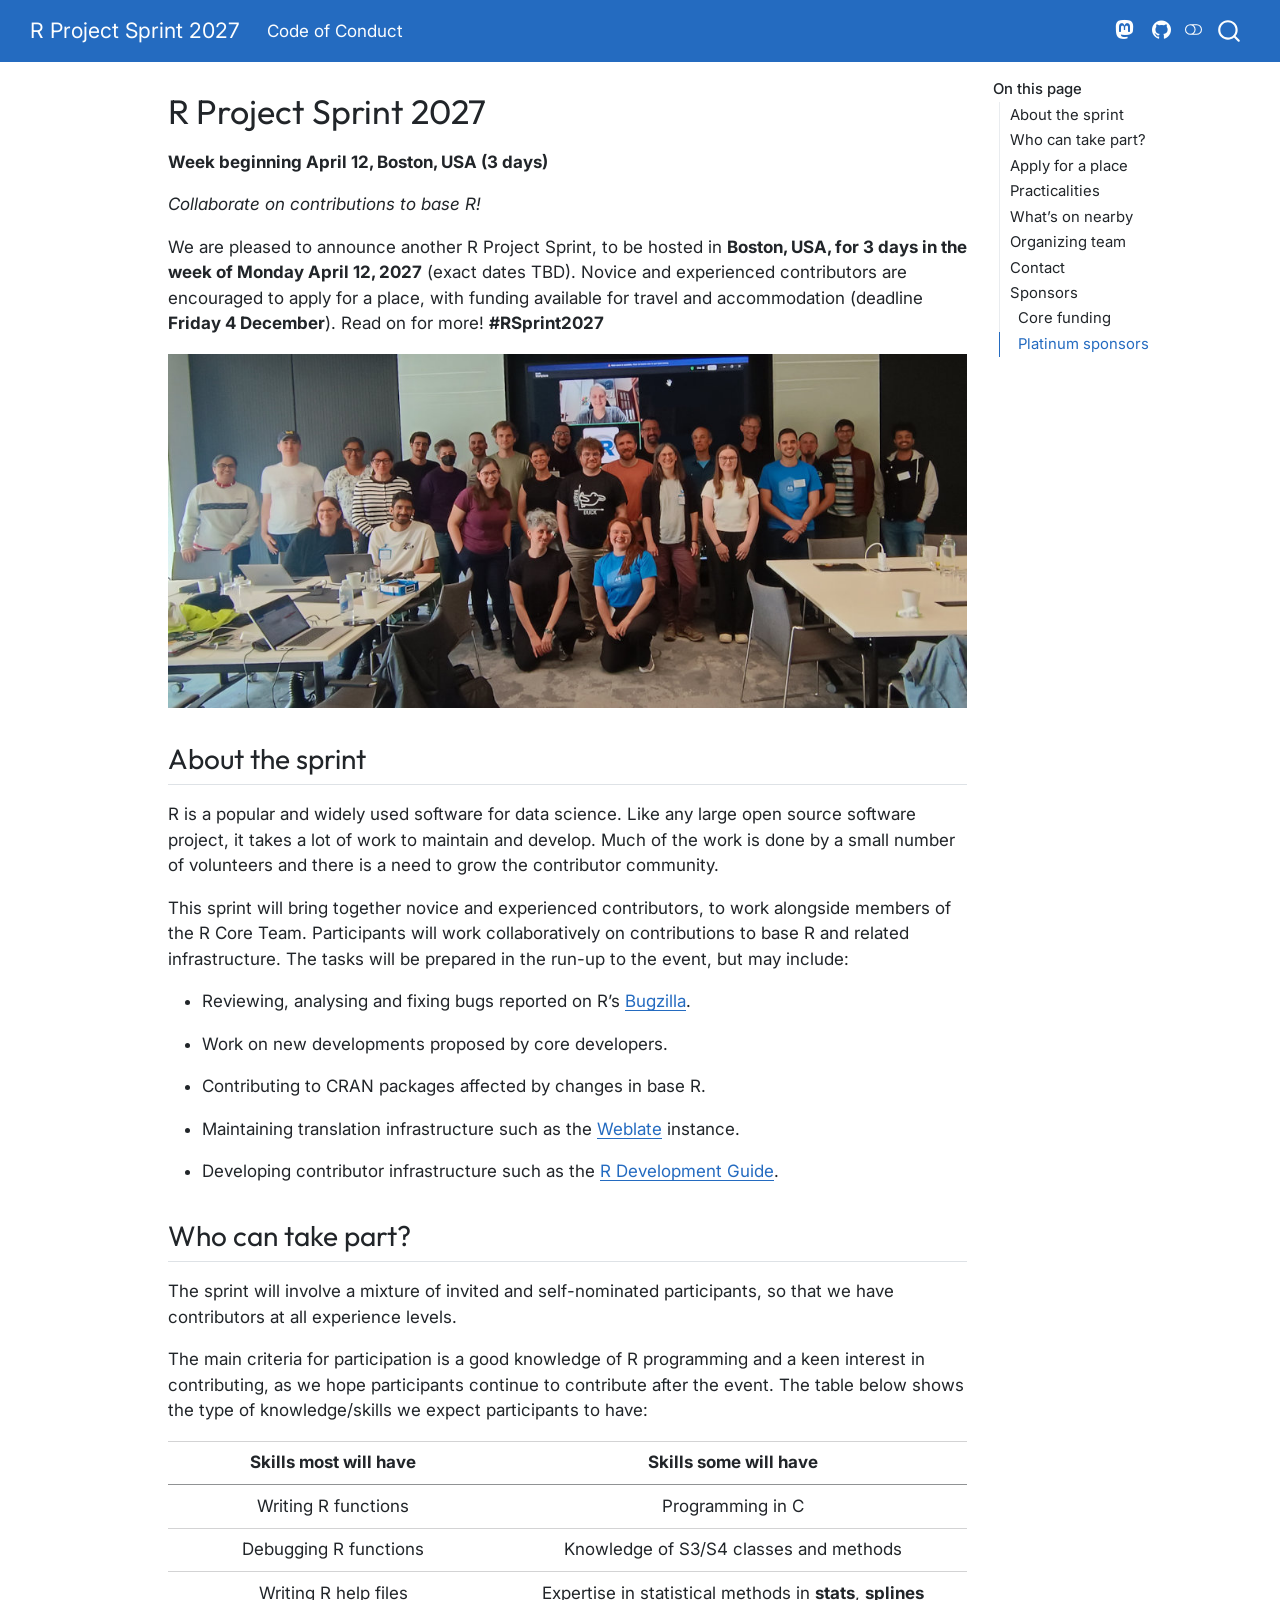
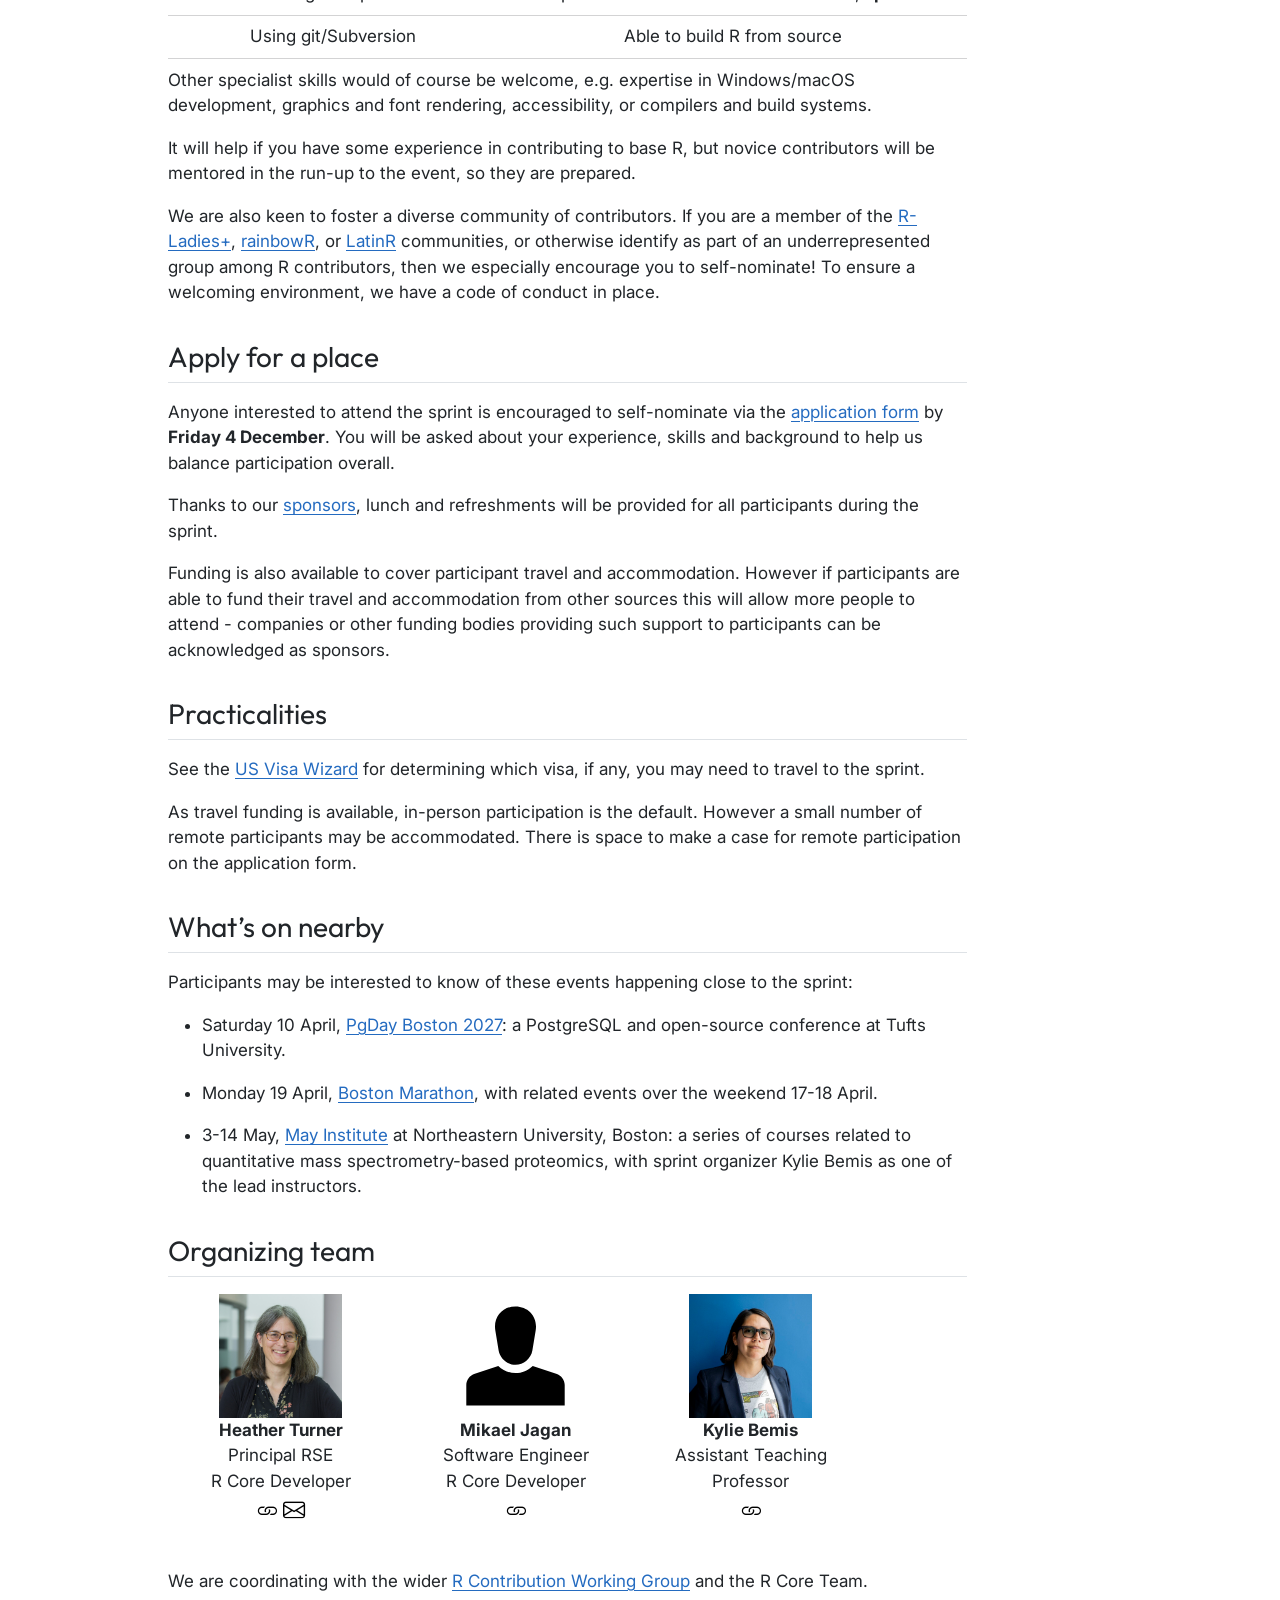
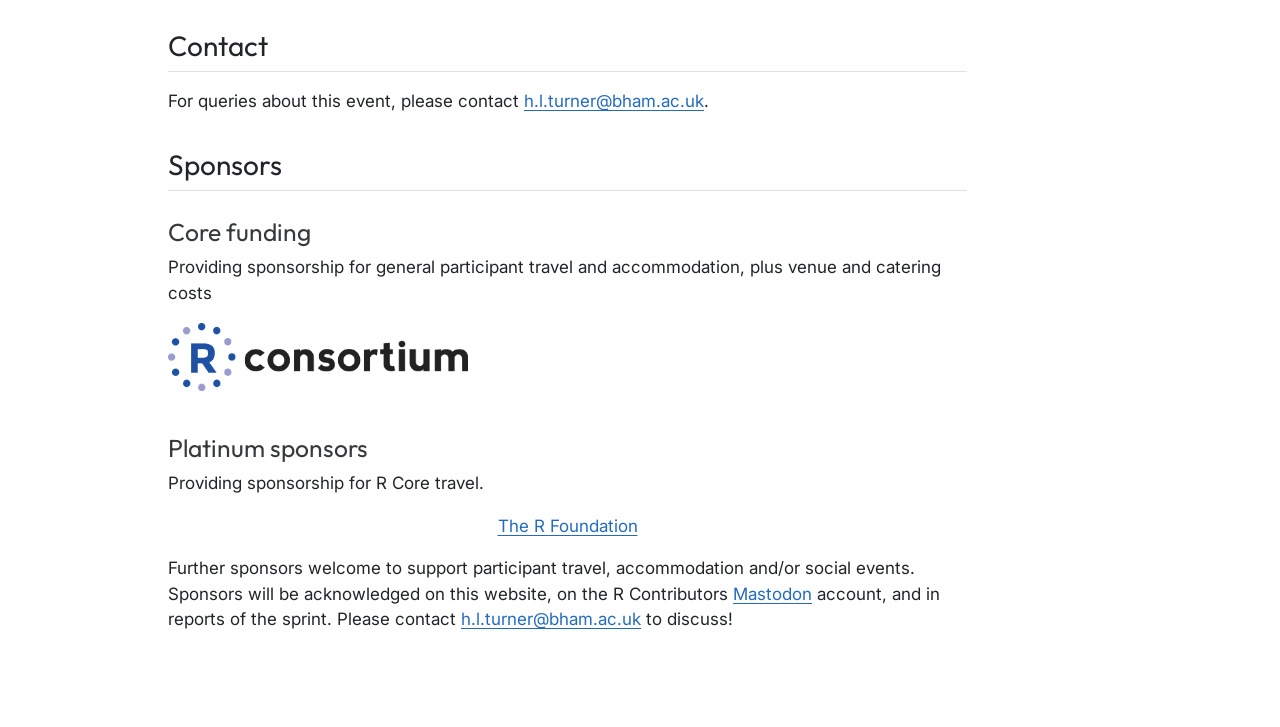
<file: index.html>
<!DOCTYPE html>
<html xmlns="http://www.w3.org/1999/xhtml" lang="en" xml:lang="en"><head>

<meta charset="utf-8">
<meta name="generator" content="quarto-1.11.9">

<meta name="viewport" content="width=device-width, initial-scale=1.0, user-scalable=yes">


<title>R Project Sprint 2027</title>
<style>
/* Default styles provided by pandoc.
** See https://pandoc.org/MANUAL.html#variables-for-html for config info.
*/
span.smallcaps{font-variant: small-caps;}
div.columns{display: flex; gap: 1.5em;}
div.column{flex: auto;}
@media screen {
div.columns{gap: min(4vw, 1.5em);}
div.column{overflow-x: auto;}
}
div.hanging-indent{margin-left: 1.5em; text-indent: -1.5em;}
ul.task-list{list-style: none;}
ul.task-list li input[type="checkbox"] {
  width: 0.8em;
  margin: 0 0.8em 0.2em -1em; /* quarto-specific, see https://github.com/quarto-dev/quarto-cli/issues/4556 */ 
  vertical-align: middle;
}
</style>


<script src="site_libs/quarto-nav/quarto-nav.js"></script>
<script src="site_libs/quarto-nav/headroom.min.js"></script>
<script src="site_libs/clipboard/clipboard.min.js"></script>
<script src="site_libs/quarto-search/autocomplete.umd.js"></script>
<script src="site_libs/quarto-search/fuse.min.js"></script>
<script src="site_libs/quarto-search/quarto-search.js"></script>
<meta name="quarto:offset" content="./">
<link href="./media/favicon.png" rel="icon" type="image/png">
<script src="site_libs/quarto-html/quarto.js" type="module"></script>
<script src="site_libs/quarto-html/tabsets/tabsets.js" type="module"></script>
<script src="site_libs/quarto-html/scrollable-regions/scrollable-regions.js" type="module"></script>
<script src="site_libs/quarto-html/popper.min.js"></script>
<script src="site_libs/quarto-html/tippy.umd.min.js"></script>
<script src="site_libs/quarto-html/anchor.min.js"></script>
<link href="site_libs/quarto-html/tippy.css" rel="stylesheet">
<link href="site_libs/quarto-html/quarto-syntax-highlighting-0e0020e7d1a24d7a606f137dd4b08598.css" rel="stylesheet" class="quarto-color-scheme" id="quarto-text-highlighting-styles">
<link href="site_libs/quarto-html/quarto-syntax-highlighting-dark-f58e3271c1c54db94d1d24bacf8d7a32.css" rel="stylesheet" class="quarto-color-scheme quarto-color-alternate" id="quarto-text-highlighting-styles">
<link href="site_libs/quarto-html/quarto-syntax-highlighting-0e0020e7d1a24d7a606f137dd4b08598.css" rel="stylesheet" class="quarto-color-scheme-extra" id="quarto-text-highlighting-styles">
<script src="site_libs/bootstrap/bootstrap.min.js"></script>
<link href="site_libs/bootstrap/bootstrap-icons.css" rel="stylesheet">
<link href="site_libs/bootstrap/bootstrap-e04d4730f96a6a156ef481211e76d184.min.css" rel="stylesheet" append-hash="true" class="quarto-color-scheme" id="quarto-bootstrap" data-mode="light">
<link href="site_libs/bootstrap/bootstrap-dark-22990b2c839d8b36a6325942ec33e1f1.min.css" rel="stylesheet" append-hash="true" class="quarto-color-scheme quarto-color-alternate" id="quarto-bootstrap" data-mode="dark">
<link href="site_libs/bootstrap/bootstrap-e04d4730f96a6a156ef481211e76d184.min.css" rel="stylesheet" append-hash="true" class="quarto-color-scheme-extra" id="quarto-bootstrap" data-mode="light">
<link href="site_libs/quarto-contrib/bootstrap-icons-1.13.1/bootstrap-icons.css" rel="stylesheet">
<script id="quarto-search-options" type="application/json">{
  "location": "navbar",
  "copy-button": false,
  "collapse-after": 3,
  "panel-placement": "end",
  "type": "overlay",
  "limit": 50,
  "keyboard-shortcut": [
    "f",
    "/",
    "s"
  ],
  "show-item-context": false,
  "language": {
    "search-no-results-text": "No results",
    "search-matching-documents-text": "matching documents",
    "search-copy-link-title": "Copy link to search",
    "search-hide-matches-text": "Hide additional matches",
    "search-more-match-text": "more match in this document",
    "search-more-matches-text": "more matches in this document",
    "search-clear-button-title": "Clear",
    "search-text-placeholder": "",
    "search-detached-cancel-button-title": "Cancel",
    "search-submit-button-title": "Submit",
    "search-label": "Search"
  }
}</script>


<link rel="stylesheet" href="styles.css">
</head>

<body class="nav-fixed quarto-light"><a id="quarto-skip-link" class="visually-hidden-focusable" href="#quarto-document-content">Skip to main content</a><script id="quarto-html-before-body" type="application/javascript">
    const toggleBodyColorMode = (bsSheetEl) => {
      const mode = bsSheetEl.getAttribute("data-mode");
      const bodyEl = window.document.querySelector("body");
      if (mode === "dark") {
        bodyEl.classList.add("quarto-dark");
        bodyEl.classList.remove("quarto-light");
      } else {
        bodyEl.classList.add("quarto-light");
        bodyEl.classList.remove("quarto-dark");
      }
    }
    const toggleBodyColorPrimary = () => {
      const bsSheetEl = window.document.querySelector("link#quarto-bootstrap:not([rel=disabled-stylesheet])");
      if (bsSheetEl) {
        toggleBodyColorMode(bsSheetEl);
      }
    }
    const setColorSchemeToggle = (alternate) => {
      const toggles = window.document.querySelectorAll('.quarto-color-scheme-toggle');
      for (let i=0; i < toggles.length; i++) {
        const toggle = toggles[i];
        if (toggle) {
          toggle.setAttribute("aria-checked", alternate ? "true" : "false");
          if (alternate) {
            toggle.classList.add("alternate");
          } else {
            toggle.classList.remove("alternate");
          }
        }
      }
    };
    const toggleColorMode = (alternate) => {
      // Switch the stylesheets
      const primaryStylesheets = window.document.querySelectorAll('link.quarto-color-scheme:not(.quarto-color-alternate)');
      const alternateStylesheets = window.document.querySelectorAll('link.quarto-color-scheme.quarto-color-alternate');
      manageTransitions('#quarto-margin-sidebar .nav-link', false);
      if (alternate) {
        // note: dark is layered on light, we don't disable primary!
        enableStylesheet(alternateStylesheets);
        for (const sheetNode of alternateStylesheets) {
          if (sheetNode.id === "quarto-bootstrap") {
            toggleBodyColorMode(sheetNode);
          }
        }
      } else {
        disableStylesheet(alternateStylesheets);
        enableStylesheet(primaryStylesheets)
        toggleBodyColorPrimary();
      }
      manageTransitions('#quarto-margin-sidebar .nav-link', true);
      // Switch the toggles
      setColorSchemeToggle(alternate)
    }
    // Hack to workaround the fact that safari doesn't
    // properly recolor the scrollbar when toggling (#1455).
    // Not run on load: stylesheets are set before first paint there, and
    // scrolling would undo the scroll to a URL fragment (#14973).
    // The one pixel nudge keeps the reader where they were.
    const refreshSafariScrollbar = () => {
      if (navigator.userAgent.indexOf('Safari') > 0 && navigator.userAgent.indexOf('Chrome') == -1) {
        manageTransitions("body", false);
        const scrollY = window.scrollY;
        window.scrollTo(0, scrollY > 0 ? scrollY - 1 : 1);
        setTimeout(() => {
          window.scrollTo(0, scrollY);
          manageTransitions("body", true);
        }, 40);
      }
    }
    const disableStylesheet = (stylesheets) => {
      for (let i=0; i < stylesheets.length; i++) {
        const stylesheet = stylesheets[i];
        stylesheet.rel = 'disabled-stylesheet';
      }
    }
    const enableStylesheet = (stylesheets) => {
      for (let i=0; i < stylesheets.length; i++) {
        const stylesheet = stylesheets[i];
        if(stylesheet.rel !== 'stylesheet') { // for Chrome, which will still FOUC without this check
          stylesheet.rel = 'stylesheet';
        }
      }
    }
    const manageTransitions = (selector, allowTransitions) => {
      const els = window.document.querySelectorAll(selector);
      for (let i=0; i < els.length; i++) {
        const el = els[i];
        if (allowTransitions) {
          el.classList.remove('notransition');
        } else {
          el.classList.add('notransition');
        }
      }
    }
    const isFileUrl = () => {
      return window.location.protocol === 'file:';
    }
    const hasAlternateSentinel = () => {
      let styleSentinel = getColorSchemeSentinel();
      if (styleSentinel !== null) {
        return styleSentinel === "alternate";
      } else {
        return false;
      }
    }
    const setStyleSentinel = (alternate) => {
      const value = alternate ? "alternate" : "default";
      if (!isFileUrl()) {
        window.localStorage.setItem("quarto-color-scheme", value);
      } else {
        localAlternateSentinel = value;
      }
    }
    const getColorSchemeSentinel = () => {
      if (!isFileUrl()) {
        const storageValue = window.localStorage.getItem("quarto-color-scheme");
        return storageValue != null ? storageValue : localAlternateSentinel;
      } else {
        return localAlternateSentinel;
      }
    }
    const toggleGiscusIfUsed = (isAlternate, darkModeDefault) => {
      const baseTheme = document.querySelector('#giscus-base-theme')?.value ?? 'light';
      const alternateTheme = document.querySelector('#giscus-alt-theme')?.value ?? 'dark';
      let newTheme = '';
      if(authorPrefersDark) {
        newTheme = isAlternate ? baseTheme : alternateTheme;
      } else {
        newTheme = isAlternate ? alternateTheme : baseTheme;
      }
      const changeGiscusTheme = () => {
        // From: https://github.com/giscus/giscus/issues/336
        const sendMessage = (message) => {
          const iframe = document.querySelector('iframe.giscus-frame');
          if (!iframe) return;
          iframe.contentWindow.postMessage({ giscus: message }, 'https://giscus.app');
        }
        sendMessage({
          setConfig: {
            theme: newTheme
          }
        });
      }
      const isGiscussLoaded = window.document.querySelector('iframe.giscus-frame') !== null;
      if (isGiscussLoaded) {
        changeGiscusTheme();
      }
    };
    const authorPrefersDark = false;
    const darkModeDefault = authorPrefersDark;
      document.querySelector('link#quarto-text-highlighting-styles.quarto-color-scheme-extra').rel = 'disabled-stylesheet';
      document.querySelector('link#quarto-bootstrap.quarto-color-scheme-extra').rel = 'disabled-stylesheet';
    let localAlternateSentinel = darkModeDefault ? 'alternate' : 'default';
    // Dark / light mode switch
    window.quartoToggleColorScheme = () => {
      // Read the current dark / light value
      let toAlternate = !hasAlternateSentinel();
      toggleColorMode(toAlternate);
      refreshSafariScrollbar();
      setStyleSentinel(toAlternate);
      toggleGiscusIfUsed(toAlternate, darkModeDefault);
      window.dispatchEvent(new Event('resize'));
    };
    // Switch to dark mode if need be
    if (hasAlternateSentinel()) {
      toggleColorMode(true);
    } else {
      toggleColorMode(false);
    }
  </script>

<div id="quarto-search-results"></div>
  <header id="quarto-header" class="headroom fixed-top">
    <nav class="navbar navbar-expand-lg " data-bs-theme="dark" aria-label="Site">
      <div class="navbar-container container-fluid">
      <div class="navbar-brand-container mx-auto">
    <a class="navbar-brand" href="./index.html">
    <span class="navbar-title">R Project Sprint 2027</span>
    </a>
  </div>
          <button class="navbar-toggler" type="button" data-bs-toggle="collapse" data-bs-target="#navbarCollapse" aria-controls="navbarCollapse" aria-expanded="false" aria-label="Toggle navigation" onclick="if (window.quartoToggleHeadroom) { window.quartoToggleHeadroom(); }">
  <span class="navbar-toggler-icon"></span>
</button>
          <div class="collapse navbar-collapse" id="navbarCollapse">
            <ul class="navbar-nav navbar-nav-scroll me-auto">
  <li class="nav-item">
    <a class="nav-link" href="./code-of-conduct.html"> 
<span class="menu-text">Code of Conduct</span></a>
  </li>  
</ul>
            <ul class="navbar-nav navbar-nav-scroll ms-auto">
  <li class="nav-item compact">
    <a class="nav-link" href="https://mastodon.cloud/tags/RSprint2027"> <i class="bi bi-mastodon" role="img">
</i> 
<span class="menu-text"></span></a>
  </li>  
  <li class="nav-item compact">
    <a class="nav-link" href="https://github.com/r-devel/r-project-sprint-2027"> <i class="bi bi-github" role="img">
</i> 
<span class="menu-text"></span></a>
  </li>  
</ul>
          </div> <!-- /navcollapse -->
            <div class="quarto-navbar-tools">
  <button type="button" role="switch" aria-checked="false" class="quarto-color-scheme-toggle quarto-navigation-tool  px-1" onclick="window.quartoToggleColorScheme(); return false;" title="Toggle dark mode" aria-label="Toggle dark mode"><i class="bi"></i></button>
</div>
            <div id="quarto-search" class="" title="Search"></div>
      </div> <!-- /container-fluid -->
    </nav>
</header>
<!-- content -->
<div id="quarto-content" class="quarto-container page-columns page-rows-contents page-layout-article page-navbar">
<!-- sidebar -->
<!-- margin-sidebar -->
    <div id="quarto-margin-sidebar" class="sidebar margin-sidebar">
        <nav id="TOC" role="doc-toc" aria-labelledby="toc-title" class="toc-active">
    <h2 id="toc-title">On this page</h2>
   
  <ul>
  <li><a href="#about-the-sprint" id="toc-about-the-sprint" class="nav-link active" data-scroll-target="#about-the-sprint">About the sprint</a></li>
  <li><a href="#who-can-take-part" id="toc-who-can-take-part" class="nav-link" data-scroll-target="#who-can-take-part">Who can take part?</a></li>
  <li><a href="#apply-for-a-place" id="toc-apply-for-a-place" class="nav-link" data-scroll-target="#apply-for-a-place">Apply for a place</a></li>
  <li><a href="#practicalities" id="toc-practicalities" class="nav-link" data-scroll-target="#practicalities">Practicalities</a></li>
  <li><a href="#whats-on-nearby" id="toc-whats-on-nearby" class="nav-link" data-scroll-target="#whats-on-nearby">What’s on nearby</a></li>
  <li><a href="#organizing-team" id="toc-organizing-team" class="nav-link" data-scroll-target="#organizing-team">Organizing team</a></li>
  <li><a href="#contact" id="toc-contact" class="nav-link" data-scroll-target="#contact">Contact</a></li>
  <li><a href="#sponsors" id="toc-sponsors" class="nav-link" data-scroll-target="#sponsors">Sponsors</a>
  <ul class="collapse">
  <li><a href="#core-funding" id="toc-core-funding" class="nav-link" data-scroll-target="#core-funding">Core funding</a></li>
  <li><a href="#platinum-sponsors" id="toc-platinum-sponsors" class="nav-link" data-scroll-target="#platinum-sponsors">Platinum sponsors</a></li>
  </ul></li>
  </ul>
</nav>
    </div>
<!-- main -->
<main class="content" id="quarto-document-content" tabindex="-1">


<header id="title-block-header" class="quarto-title-block default">
<div class="quarto-title">
<h1 class="title">R Project Sprint 2027</h1>
</div>



<div class="quarto-title-meta">

    
  
    
  </div>
  


</header>


<p><strong>Week beginning April 12, Boston, USA (3 days)</strong></p>
<p><em>Collaborate on contributions to base R!</em></p>
<p>We are pleased to announce another R Project Sprint, to be hosted in <strong>Boston, USA, for 3 days in the week of Monday April 12, 2027</strong> (exact dates TBD). Novice and experienced contributors are encouraged to apply for a place, with funding available for travel and accommodation (deadline <strong>Friday 4 December</strong>). Read on for more! <strong>#RSprint2027</strong></p>
<div class="quarto-figure quarto-figure-center">
<figure class="figure">
<p><img src="media/group_thursday.jpg" class="img-fluid quarto-figure quarto-figure-center figure-img" alt="A group photo of participants at R Project Sprint 2026"></p>
</figure>
</div>
<section id="about-the-sprint" class="level2">
<h2 class="anchored" data-anchor-id="about-the-sprint">About the sprint</h2>
<p>R is a popular and widely used software for data science. Like any large open source software project, it takes a lot of work to maintain and develop. Much of the work is done by a small number of volunteers and there is a need to grow the contributor community.</p>
<p>This sprint will bring together novice and experienced contributors, to work alongside members of the R Core Team. Participants will work collaboratively on contributions to base R and related infrastructure. The tasks will be prepared in the run-up to the event, but may include:</p>
<ul>
<li><p>Reviewing, analysing and fixing bugs reported on R’s <a href="https://bugs.r-project.org/">Bugzilla</a>.</p></li>
<li><p>Work on new developments proposed by core developers.</p></li>
<li><p>Contributing to CRAN packages affected by changes in base R.</p></li>
<li><p>Maintaining translation infrastructure such as the <a href="https://translate.rx.studio/projects/r-project/">Weblate</a> instance.</p></li>
<li><p>Developing contributor infrastructure such as the <a href="https://contributor.r-project.org/rdevguide/">R Development Guide</a>.</p></li>
</ul>
<!-- 
For a short report on R Project Sprint, see the [BEAR Blog post]() [link TBA].

You can read about the previous edition in 2023 in [this R Journal article](https://journal.r-project.org/news/RJ-2023-3-sprint/).
-->
</section>
<section id="who-can-take-part" class="level2">
<h2 class="anchored" data-anchor-id="who-can-take-part">Who can take part?</h2>
<p>The sprint will involve a mixture of invited and self-nominated participants, so that we have contributors at all experience levels.</p>
<p>The main criteria for participation is a good knowledge of R programming and a keen interest in contributing, as we hope participants continue to contribute after the event. The table below shows the type of knowledge/skills we expect participants to have:</p>
<table class="caption-top table">
<colgroup>
<col style="width: 41%">
<col style="width: 58%">
</colgroup>
<thead>
<tr class="header">
<th style="text-align: center;">Skills most will have</th>
<th style="text-align: center;">Skills some will have</th>
</tr>
</thead>
<tbody>
<tr class="odd">
<td style="text-align: center;">Writing R functions</td>
<td style="text-align: center;">Programming in C</td>
</tr>
<tr class="even">
<td style="text-align: center;">Debugging R functions</td>
<td style="text-align: center;">Knowledge of S3/S4 classes and methods</td>
</tr>
<tr class="odd">
<td style="text-align: center;">Writing R help files</td>
<td style="text-align: center;">Expertise in statistical methods in <strong>stats</strong>, <strong>splines</strong></td>
</tr>
<tr class="even">
<td style="text-align: center;">Using git/Subversion</td>
<td style="text-align: center;">Able to build R from source</td>
</tr>
</tbody>
</table>
<p>Other specialist skills would of course be welcome, e.g.&nbsp;expertise in Windows/macOS development, graphics and font rendering, accessibility, or compilers and build systems.</p>
<p>It will help if you have some experience in contributing to base R, but novice contributors will be mentored in the run-up to the event, so they are prepared.</p>
<p>We are also keen to foster a diverse community of contributors. If you are a member of the <a href="https://rladies.org/">R-Ladies+</a>, <a href="https://rainbowr.org/">rainbowR</a>, or <a href="https://latin-r.com/">LatinR</a> communities, or otherwise identify as part of an underrepresented group among R contributors, then we especially encourage you to self-nominate! To ensure a welcoming environment, we have a code of conduct in place.</p>
</section>
<section id="apply-for-a-place" class="level2">
<h2 class="anchored" data-anchor-id="apply-for-a-place">Apply for a place</h2>
<p>Anyone interested to attend the sprint is encouraged to self-nominate via the <a href="https://rfoundation.limequery.com/375163">application form</a> by <strong>Friday 4 December</strong>. You will be asked about your experience, skills and background to help us balance participation overall.</p>
<p>Thanks to our <a href="#sponsors">sponsors</a>, lunch and refreshments will be provided for all participants during the sprint.</p>
<p>Funding is also available to cover participant travel and accommodation. However if participants are able to fund their travel and accommodation from other sources this will allow more people to attend - companies or other funding bodies providing such support to participants can be acknowledged as sponsors.</p>
</section>
<section id="practicalities" class="level2">
<h2 class="anchored" data-anchor-id="practicalities">Practicalities</h2>
<!--
The sprint will take place at the Precision Health Technologies Accelerator (PHTA), next to the Edgbaston campus of the University of Birmingham. See the [Travel](travel.html#travel-to-sprint-venue-phta) page for getting to the venue from on-campus accommodation/hotels and the [Schedule](schedule.html) page for the schedule and room information.\
\
The Edgbaston campus is 3 miles South-West of Birmingham city centre. It is reachable by train from nearby European countries, or by plane to Birmingham International (BHX) or other UK airports. 
-->
<p>See the <a href="https://travel.state.gov/content/travel/en/us-visas/visa-information-resources/wizard.html">US Visa Wizard</a> for determining which visa, if any, you may need to travel to the sprint.</p>
<p>As travel funding is available, in-person participation is the default. However a small number of remote participants may be accommodated. There is space to make a case for remote participation on the application form.</p>
</section>
<section id="whats-on-nearby" class="level2">
<h2 class="anchored" data-anchor-id="whats-on-nearby">What’s on nearby</h2>
<p>Participants may be interested to know of these events happening close to the sprint:</p>
<ul>
<li><p>Saturday 10 April, <a href="https://2027.pgdayboston.org/">PgDay Boston 2027</a>: a PostgreSQL and open-source conference at Tufts University.</p></li>
<li><p>Monday 19 April, <a href="https://www.baa.org/races/boston-marathon/">Boston Marathon</a>, with related events over the weekend 17-18 April.</p></li>
<li><p>3-14 May, <a href="https://computationalproteomics.khoury.northeastern.edu/">May Institute</a> at Northeastern University, Boston: a series of courses related to quantitative mass spectrometry-based proteomics, with sprint organizer Kylie Bemis as one of the lead instructors.</p></li>
</ul>
</section>
<section id="organizing-team" class="level2">
<h2 class="anchored" data-anchor-id="organizing-team">Organizing team</h2>
<!-- put headshots where we will for general participants -->
<div class="people-gallery">
<div id="person1">
<p><img src="participants/optimized/heather_turner.jpg" alt="Headshot of Heather Turner smiling for the camera. She is a middle-aged white woman with dark, shoulder-length straight hair and wears glasses." style="width:55%"> <br><b> Heather Turner </b> <br> Principal RSE<br>R Core Developer <br> <a href="https://www.heatherturner.net/" target="_blank" style="text-decoration:none"><i class="bi-link " style="font-size: 1.3em;color: #000000;" role="img" aria-hidden="true"></i></a> <a href="mailto:h.l.turner@bham.ac.uk"><i class="bi-envelope " style="font-size: 1.3em;color: #000000;" role="img" aria-hidden="true"></i></a></p>
</div>
<div id="person2">
<p><img src="media/reshot-icon-human-person-6P2MCTEQ95.svg" alt="Headshot of Mikael Jagan" style="width:55%"> <br><b> Mikael Jagan </b> <br> Software Engineer<br>R Core Developer <br> <a href="https://codeberg.org/jaganmn" target="_blank" style="text-decoration:none"><i class="bi-link " style="font-size: 1.3em;color: #000000;" role="img" aria-hidden="true"></i></a></p>
</div>
<div id="person3">
<p><img src="participants/optimized/kylie_bemis.jpg" alt="Headshot of Kylie Bemis" style="width:55%"> <br><b> Kylie Bemis </b> <br> Assistant Teaching Professor <br> <a href="https://kuwisdelu.github.io" target="_blank" style="text-decoration:none"><i class="bi-link " style="font-size: 1.3em;color: #000000;" role="img" aria-hidden="true"></i></a></p>
</div>
</div>
<p>We are coordinating with the wider <a href="https://contributor.r-project.org/working-group">R Contribution Working Group</a> and the R Core Team.</p>
</section>
<section id="contact" class="level2">
<h2 class="anchored" data-anchor-id="contact">Contact</h2>
<p>For queries about this event, please contact <a href="mailto:h.l.turner@bham.ac.uk" class="email">h.l.turner@bham.ac.uk</a>.</p>
</section>
<section id="sponsors" class="level2">
<h2 class="anchored" data-anchor-id="sponsors">Sponsors</h2>
<section id="core-funding" class="level3">
<h3 class="anchored" data-anchor-id="core-funding">Core funding</h3>
<p>Providing sponsorship for general participant travel and accommodation, plus venue and catering costs<br>
</p>
<div class="quarto-figure quarto-figure-left">
<figure class="figure">
<p><a href="https://www.r-consortium.org"><img src="media/rconsortium_logo.png" class="img-fluid quarto-figure quarto-figure-left figure-img" alt="R Consortium logo" width="300"></a></p>
</figure>
</div>
</section>
<section id="platinum-sponsors" class="level3">
<h3 class="anchored" data-anchor-id="platinum-sponsors">Platinum sponsors</h3>
<p>Providing sponsorship for R Core travel.</p>
<div class="flex-container">
<p><a href="https://www.r-project.org/foundation/">The R Foundation</a></p>
</div>
<p>Further sponsors welcome to support participant travel, accommodation and/or social events. Sponsors will be acknowledged on this website, on the R Contributors <a href="https://hachyderm.io/@R_Contributors">Mastodon</a> account, and in reports of the sprint. Please contact <a href="mailto:h.l.turner@bham.ac.uk" class="email">h.l.turner@bham.ac.uk</a> to discuss!</p>


</section>
</section>

</main> <!-- /main -->
<script id="quarto-html-after-body" type="application/javascript">
  window.document.addEventListener("DOMContentLoaded", function (event) {
    // Ensure there is a toggle, if there isn't float one in the top right
    if (window.document.querySelector('.quarto-color-scheme-toggle') === null) {
      const toggle = window.document.createElement('button');
      toggle.type = "button";
      toggle.setAttribute("role", "switch");
      toggle.setAttribute("aria-checked", "false");
      toggle.classList.add('top-right');
      toggle.classList.add('quarto-color-scheme-toggle');
      toggle.setAttribute("aria-label", "Toggle dark mode");
      toggle.onclick = function() { try { window.quartoToggleColorScheme(); } catch {} return false; };
      const i = window.document.createElement("i");
      i.classList.add('bi');
      toggle.appendChild(i);
      // Put the toggle in a landmark of its own, so that landmark navigation
      // can reach it.
      //
      // The container is always a fresh direct child of body, and the toggle is
      // never moved into page furniture that the theme or the author controls.
      // The toggle is positioned against the page, so any ancestor that
      // establishes a containing block captures it: a positioned element or a
      // grid for position: absolute, and transform, filter, will-change or
      // contain for position: fixed. A direct child of body has none of these
      // to inherit, and the shift when one appears is silent and visual.
      //
      // ARIA says a document should have at most one banner, and axe reports a
      // duplicate whether or not the banners carry distinct labels. So use a
      // header when the page has no banner yet, and a named region otherwise.
      //
      // A header is a banner wherever it sits, unless it is inside sectioning
      // content, so this cannot just look at the children of body: a custom
      // page layout wraps the title block header in a plain div. An explicit
      // role="banner" always counts.
      const sectioning = 'article, aside, main, nav, section, [role="article"], [role="complementary"], [role="main"], [role="navigation"], [role="region"]';
      const hasBanner = Array.from(
        window.document.querySelectorAll('header:not([role]), [role="banner"]')
      ).some(function(el) {
        return el.hasAttribute("role") || el.closest(sectioning) === null;
      });
      const container = window.document.createElement(hasBanner ? "div" : "header");
      if (hasBanner) {
        container.setAttribute("role", "region");
        container.setAttribute("aria-label", "Toggle dark mode");
      }
      container.classList.add('quarto-color-scheme-toggle-container');
      container.appendChild(toggle);
      window.document.body.appendChild(container);
    }
    setColorSchemeToggle(hasAlternateSentinel())
    const icon = "";
    const anchorJS = new window.AnchorJS();
    anchorJS.options = {
      placement: 'right',
      icon: icon
    };
    anchorJS.add('.anchored');
    const isCodeAnnotation = (el) => {
      for (const clz of el.classList) {
        if (clz.startsWith('code-annotation-')) {                     
          return true;
        }
      }
      return false;
    }
    const onCopySuccess = function(e) {
      // button target
      const button = e.trigger;
      // don't keep focus
      button.blur();
      // flash "checked"
      button.classList.add('code-copy-button-checked');
      var currentTitle = button.getAttribute("title");
      button.setAttribute("title", "Copied!");
      let tooltip;
      if (window.bootstrap) {
        button.setAttribute("data-bs-toggle", "tooltip");
        button.setAttribute("data-bs-placement", "left");
        button.setAttribute("data-bs-title", "Copied!");
        tooltip = new bootstrap.Tooltip(button, 
          { trigger: "manual", 
            customClass: "code-copy-button-tooltip",
            offset: [0, -8]});
        tooltip.show();    
      }
      setTimeout(function() {
        if (tooltip) {
          tooltip.hide();
          button.removeAttribute("data-bs-title");
          button.removeAttribute("data-bs-toggle");
          button.removeAttribute("data-bs-placement");
        }
        button.setAttribute("title", currentTitle);
        button.classList.remove('code-copy-button-checked');
      }, 1000);
      // clear code selection
      e.clearSelection();
    }
    const getTextToCopy = function(trigger) {
      const outerScaffold = trigger.parentElement.cloneNode(true);
      const codeEl = outerScaffold.querySelector('code');
      for (const childEl of codeEl.children) {
        if (isCodeAnnotation(childEl)) {
          childEl.remove();
        }
      }
      return codeEl.innerText;
    }
    const clipboard = new window.ClipboardJS('.code-copy-button:not([data-in-quarto-modal])', {
      text: getTextToCopy
    });
    clipboard.on('success', onCopySuccess);
    if (window.document.getElementById('quarto-embedded-source-code-modal')) {
      const clipboardModal = new window.ClipboardJS('.code-copy-button[data-in-quarto-modal]', {
        text: getTextToCopy,
        container: window.document.getElementById('quarto-embedded-source-code-modal')
      });
      clipboardModal.on('success', onCopySuccess);
    }
      var localhostRegex = new RegExp(/^(?:http|https):\/\/localhost\:?[0-9]*\//);
      var mailtoRegex = new RegExp(/^mailto:/);
        var filterRegex = new RegExp("https:\/\/contributor\.r-project\.org\/r-project-sprint-2027");
      const newWindowLabel = "(opens in a new tab)";
      const newWindowNoteId = "quarto-ext-newwindow-label";
      // Links reference one hidden label through aria-describedby, so the
      // announcement never changes their accessible name.
      var describeNewWindow = (link) => {
        if (!window.document.getElementById(newWindowNoteId)) {
          var newWindowNote = window.document.createElement("span");
          newWindowNote.id = newWindowNoteId;
          newWindowNote.hidden = true;
          newWindowNote.textContent = newWindowLabel;
          window.document.body.appendChild(newWindowNote);
        }
        var describedBy = (link.getAttribute("aria-describedby") || "").split(/\s+/).filter(Boolean);
        if (!describedBy.includes(newWindowNoteId)) {
          describedBy.push(newWindowNoteId);
          link.setAttribute("aria-describedby", describedBy.join(" "));
        }
      }
      var isInternal = (href) => {
          return filterRegex.test(href) || localhostRegex.test(href) || mailtoRegex.test(href);
      }
      // Inspect non-navigation links and adorn them if external
      window.quartoDecorateExternalLinks = function (root) {
     var links = (root || window.document).querySelectorAll('a[href]:not(.nav-link):not(.navbar-brand):not(.toc-action):not(.sidebar-link):not(.sidebar-item-toggle):not(.pagination-link):not(.no-external):not([aria-hidden]):not(.dropdown-item):not(.quarto-navigation-tool):not(.about-link)');
      for (var i=0; i<links.length; i++) {
        const link = links[i];
        if (!isInternal(link.href)) {
          // undo the damage that might have been done by quarto-nav.js in the case of
          // links that we want to consider external
          if (link.dataset.originalHref !== undefined) {
            link.href = link.dataset.originalHref;
          }
            // target, if specified
            link.setAttribute("target", "_blank");
            if (link.getAttribute("rel") === null) {
              link.setAttribute("rel", "noopener");
            }
            describeNewWindow(link);
          if (!link.classList.contains('no-external-icon')) {
          }
        }
      }
      };
      window.quartoDecorateExternalLinks(window.document);
    // Esc closes the popup (WCAG 1.4.13) and focus leaving both trigger and
    // popup closes it (WCAG 2.4.11); tippy handles neither for interactive popups.
    const hideOnEscAndFocusOut = {
      name: 'hideOnEscAndFocusOut',
      defaultValue: true,
      fn(instance) {
        const dismiss = () => {
          // A show scheduled by the trigger delay would otherwise reopen it
          instance.clearDelayTimeouts();
          instance.hide();
        };
        const onKeyDown = (event) => {
          if (event.key !== 'Escape') {
            return;
          }
          // Keep Esc from also reaching page handlers (e.g. reveal.js overview),
          // except an open reveal.js slide menu, which Esc should close too.
          // The menu handles keys only when its keyboard option is on.
          const menuHandlesEsc = window.Reveal?.getPlugin?.('menu')?.isOpen() &&
            window.Reveal.getConfig().menu?.keyboard !== false;
          if (!menuHandlesEsc) {
            event.stopPropagation();
          }
          if (instance.popper.contains(window.document.activeElement)) {
            // Disabled while refocusing so the focus trigger does not reopen it
            instance.disable();
            instance.reference.focus();
            instance.enable();
          }
          dismiss();
        };
        const onFocusOut = (event) => {
          const target = event.relatedTarget;
          if (target && !instance.reference.contains(target) &&
              !instance.popper.contains(target)) {
            dismiss();
          }
        };
        // On the trigger too: a click trigger (code-annotations: select) has no
        // blur handling. Attached for the instance's lifetime so leaving the
        // trigger also cancels a show still pending on the trigger delay.
        instance.reference.addEventListener('focusout', onFocusOut);
        return {
          onShow() {
            window.document.addEventListener('keydown', onKeyDown, true);
            instance.popper.addEventListener('focusout', onFocusOut);
          },
          onHide() {
            window.document.removeEventListener('keydown', onKeyDown, true);
            instance.popper.removeEventListener('focusout', onFocusOut);
          },
          onDestroy() {
            instance.reference.removeEventListener('focusout', onFocusOut);
          },
        };
      },
    };
    function tippyHover(el, contentFn, onTriggerFn, onUntriggerFn) {
      const config = {
        allowHTML: true,
        maxWidth: 500,
        delay: 100,
        arrow: false,
        appendTo: function(el) {
            return el.parentElement;
        },
        interactive: true,
        interactiveBorder: 10,
        theme: 'quarto',
        placement: 'bottom-start',
        plugins: [hideOnEscAndFocusOut],
      };
      if (contentFn) {
        config.content = contentFn;
      }
      if (onTriggerFn) {
        config.onTrigger = onTriggerFn;
      }
      if (onUntriggerFn) {
        config.onUntrigger = onUntriggerFn;
      }
      window.tippy(el, config); 
    }
    const noterefs = window.document.querySelectorAll('a[role="doc-noteref"]');
    for (var i=0; i<noterefs.length; i++) {
      const ref = noterefs[i];
      tippyHover(ref, function() {
        // use id or data attribute instead here
        let href = ref.getAttribute('data-footnote-href') || ref.getAttribute('href');
        try { href = new URL(href).hash; } catch {}
        const id = href.replace(/^#\/?/, "");
        const note = window.document.getElementById(id);
        if (note) {
          return note.innerHTML;
        } else {
          return "";
        }
      });
    }
    const xrefs = window.document.querySelectorAll('a.quarto-xref');
    const processXRef = (id, note) => {
      // Strip column container classes
      const stripColumnClz = (el) => {
        el.classList.remove("page-full", "page-columns");
        if (el.children) {
          for (const child of el.children) {
            stripColumnClz(child);
          }
        }
      }
      stripColumnClz(note)
      if (id === null || id.startsWith('sec-')) {
        // Special case sections, only their first couple elements
        const container = document.createElement("div");
        if (note.children && note.children.length > 2) {
          container.appendChild(note.children[0].cloneNode(true));
          for (let i = 1; i < note.children.length; i++) {
            const child = note.children[i];
            if (child.tagName === "P" && child.innerText === "") {
              continue;
            } else {
              container.appendChild(child.cloneNode(true));
              break;
            }
          }
          if (window.Quarto?.typesetMath) {
            window.Quarto.typesetMath(container);
          }
          return container.innerHTML
        } else {
          if (window.Quarto?.typesetMath) {
            window.Quarto.typesetMath(note);
          }
          return note.innerHTML;
        }
      } else {
        // Remove any anchor links if they are present
        const anchorLink = note.querySelector('a.anchorjs-link');
        if (anchorLink) {
          anchorLink.remove();
        }
        if (window.Quarto?.typesetMath) {
          window.Quarto.typesetMath(note);
        }
        if (note.classList.contains("callout")) {
          return note.outerHTML;
        } else {
          return note.innerHTML;
        }
      }
    }
    for (var i=0; i<xrefs.length; i++) {
      const xref = xrefs[i];
      tippyHover(xref, undefined, function(instance) {
        instance.disable();
        let url = xref.getAttribute('href');
        let hash = undefined; 
        if (url.startsWith('#')) {
          hash = url;
        } else {
          try { hash = new URL(url).hash; } catch {}
        }
        if (hash) {
          const id = hash.replace(/^#\/?/, "");
          const note = window.document.getElementById(id);
          if (note !== null) {
            try {
              const html = processXRef(id, note.cloneNode(true));
              instance.setContent(html);
            } finally {
              instance.enable();
              instance.show();
            }
          } else {
            // See if we can fetch this
            fetch(url.split('#')[0])
            .then(res => res.text())
            .then(html => {
              const parser = new DOMParser();
              const htmlDoc = parser.parseFromString(html, "text/html");
              const note = htmlDoc.getElementById(id);
              if (note !== null) {
                const html = processXRef(id, note);
                instance.setContent(html);
              } 
            }).finally(() => {
              instance.enable();
              instance.show();
            });
          }
        } else {
          // See if we can fetch a full url (with no hash to target)
          // This is a special case and we should probably do some content thinning / targeting
          fetch(url)
          .then(res => res.text())
          .then(html => {
            const parser = new DOMParser();
            const htmlDoc = parser.parseFromString(html, "text/html");
            const note = htmlDoc.querySelector('main.content');
            if (note !== null) {
              // This should only happen for chapter cross references
              // (since there is no id in the URL)
              // remove the first header
              if (note.children.length > 0 && note.children[0].tagName === "HEADER") {
                note.children[0].remove();
              }
              const html = processXRef(null, note);
              instance.setContent(html);
            } 
          }).finally(() => {
            instance.enable();
            instance.show();
          });
        }
      }, function(instance) {
      });
    }
        let selectedAnnoteEl;
        const selectorForAnnotation = ( cell, annotation) => {
          let cellAttr = 'data-code-cell="' + cell + '"';
          let lineAttr = 'data-code-annotation="' +  annotation + '"';
          const selector = 'span[' + cellAttr + '][' + lineAttr + ']';
          return selector;
        }
        const selectCodeLines = (annoteEl) => {
          const doc = window.document;
          const targetCell = annoteEl.getAttribute("data-target-cell");
          const targetAnnotation = annoteEl.getAttribute("data-target-annotation");
          const annoteSpan = window.document.querySelector(selectorForAnnotation(targetCell, targetAnnotation));
          const lines = annoteSpan.getAttribute("data-code-lines").split(",");
          const lineIds = lines.map((line) => {
            return targetCell + "-" + line;
          })
          // Each band is positioned against its own containing block, which is
          // not the offsetParent of the lines, so place it from client rects.
          const placeBand = (band, firstEl, lastEl, codeBlock) => {
            const container = band.offsetParent;
            if (container === null) {
              return;
            }
            const containerRect = container.getBoundingClientRect();
            // Reveal.js scales slides with a transform, so convert client
            // pixels back to the CSS pixels of the container.
            const scale = containerRect.height / container.offsetHeight || 1;
            const firstRect = firstEl.getBoundingClientRect();
            const lastRect = lastEl.getBoundingClientRect();
            const top = (firstRect.top - containerRect.top) / scale - container.clientTop + container.scrollTop;
            const height = (lastRect.bottom - firstRect.top) / scale;
            band.style.top = top - 2 + "px";
            band.style.height = height + 4 + "px";
            if (codeBlock) {
              // Without the copy button wrapper, the containing block is wider
              // than the code block, so span the code block explicitly.
              const blockRect = codeBlock.getBoundingClientRect();
              band.style.left = (blockRect.left - containerRect.left) / scale - container.clientLeft + container.scrollLeft + "px";
              band.style.width = blockRect.width / scale + "px";
            }
          };
          if (lineIds.length > 0) {
            const el = window.document.getElementById(lineIds[0]);
            const lastEl = window.document.getElementById(lineIds[lineIds.length - 1]);
            const parent = el.parentElement.parentElement;
            // cook up a div (if necessary) and position it
            let div = window.document.getElementById("code-annotation-line-highlight");
            if (div === null) {
              div = window.document.createElement("div");
              div.setAttribute("id", "code-annotation-line-highlight");
              div.style.position = 'absolute';
              parent.appendChild(div);
            }
            placeBand(div, el, lastEl, parent.closest("div.sourceCode") || parent);
            let gutterDiv = window.document.getElementById("code-annotation-line-highlight-gutter");
            if (gutterDiv === null) {
              gutterDiv = window.document.createElement("div");
              gutterDiv.setAttribute("id", "code-annotation-line-highlight-gutter");
              gutterDiv.style.position = 'absolute';
              const codeCell = window.document.getElementById(targetCell);
              const gutter = codeCell.querySelector('.code-annotation-gutter');
              gutter.appendChild(gutterDiv);
            }
            placeBand(gutterDiv, el, lastEl);
            selectedAnnoteEl = annoteEl;
          }
        };
        const unselectCodeLines = () => {
          const elementsIds = ["code-annotation-line-highlight", "code-annotation-line-highlight-gutter"];
          elementsIds.forEach((elId) => {
            const div = window.document.getElementById(elId);
            if (div) {
              div.remove();
            }
          });
          selectedAnnoteEl = undefined;
        };
          // Handle positioning of the toggle
      window.addEventListener(
        "resize",
        throttle(() => {
          elRect = undefined;
          if (selectedAnnoteEl) {
            selectCodeLines(selectedAnnoteEl);
          }
        }, 10)
      );
      function throttle(fn, ms) {
      let throttle = false;
      let timer;
        return (...args) => {
          if(!throttle) { // first call gets through
              fn.apply(this, args);
              throttle = true;
          } else { // all the others get throttled
              if(timer) clearTimeout(timer); // cancel #2
              timer = setTimeout(() => {
                fn.apply(this, args);
                timer = throttle = false;
              }, ms);
          }
        };
      }
        // Attach click handler to the DT
        const annoteDls = window.document.querySelectorAll('dt[data-target-cell]');
        for (const annoteDlNode of annoteDls) {
          annoteDlNode.addEventListener('click', (event) => {
            const clickedEl = event.target;
            if (clickedEl !== selectedAnnoteEl) {
              unselectCodeLines();
              const activeEl = window.document.querySelector('dt[data-target-cell].code-annotation-active');
              if (activeEl) {
                activeEl.classList.remove('code-annotation-active');
              }
              selectCodeLines(clickedEl);
              clickedEl.classList.add('code-annotation-active');
            } else {
              // Unselect the line
              unselectCodeLines();
              clickedEl.classList.remove('code-annotation-active');
            }
          });
        }
    const findCites = (el) => {
      const parentEl = el.parentElement;
      if (parentEl) {
        const cites = parentEl.dataset.cites;
        if (cites) {
          return {
            el,
            cites: cites.split(' ')
          };
        } else {
          return findCites(el.parentElement)
        }
      } else {
        return undefined;
      }
    };
    var bibliorefs = window.document.querySelectorAll('a[role="doc-biblioref"]');
    for (var i=0; i<bibliorefs.length; i++) {
      const ref = bibliorefs[i];
      const citeInfo = findCites(ref);
      if (citeInfo) {
        tippyHover(citeInfo.el, function() {
          var popup = window.document.createElement('div');
          citeInfo.cites.forEach(function(cite) {
            var citeDiv = window.document.createElement('div');
            citeDiv.classList.add('hanging-indent');
            citeDiv.classList.add('csl-entry');
            var biblioDiv = window.document.getElementById('ref-' + cite);
            if (biblioDiv) {
              citeDiv.innerHTML = biblioDiv.innerHTML;
            }
            popup.appendChild(citeDiv);
          });
          return popup.innerHTML;
        });
      }
    }
  });
  </script>
  <script type="application/javascript">
  window.quartoScrollableRegionsLabels = {"code":"Scrollable code","output":"Scrollable output"};
  </script>
</div> <!-- /content -->




</body></html>
</file>
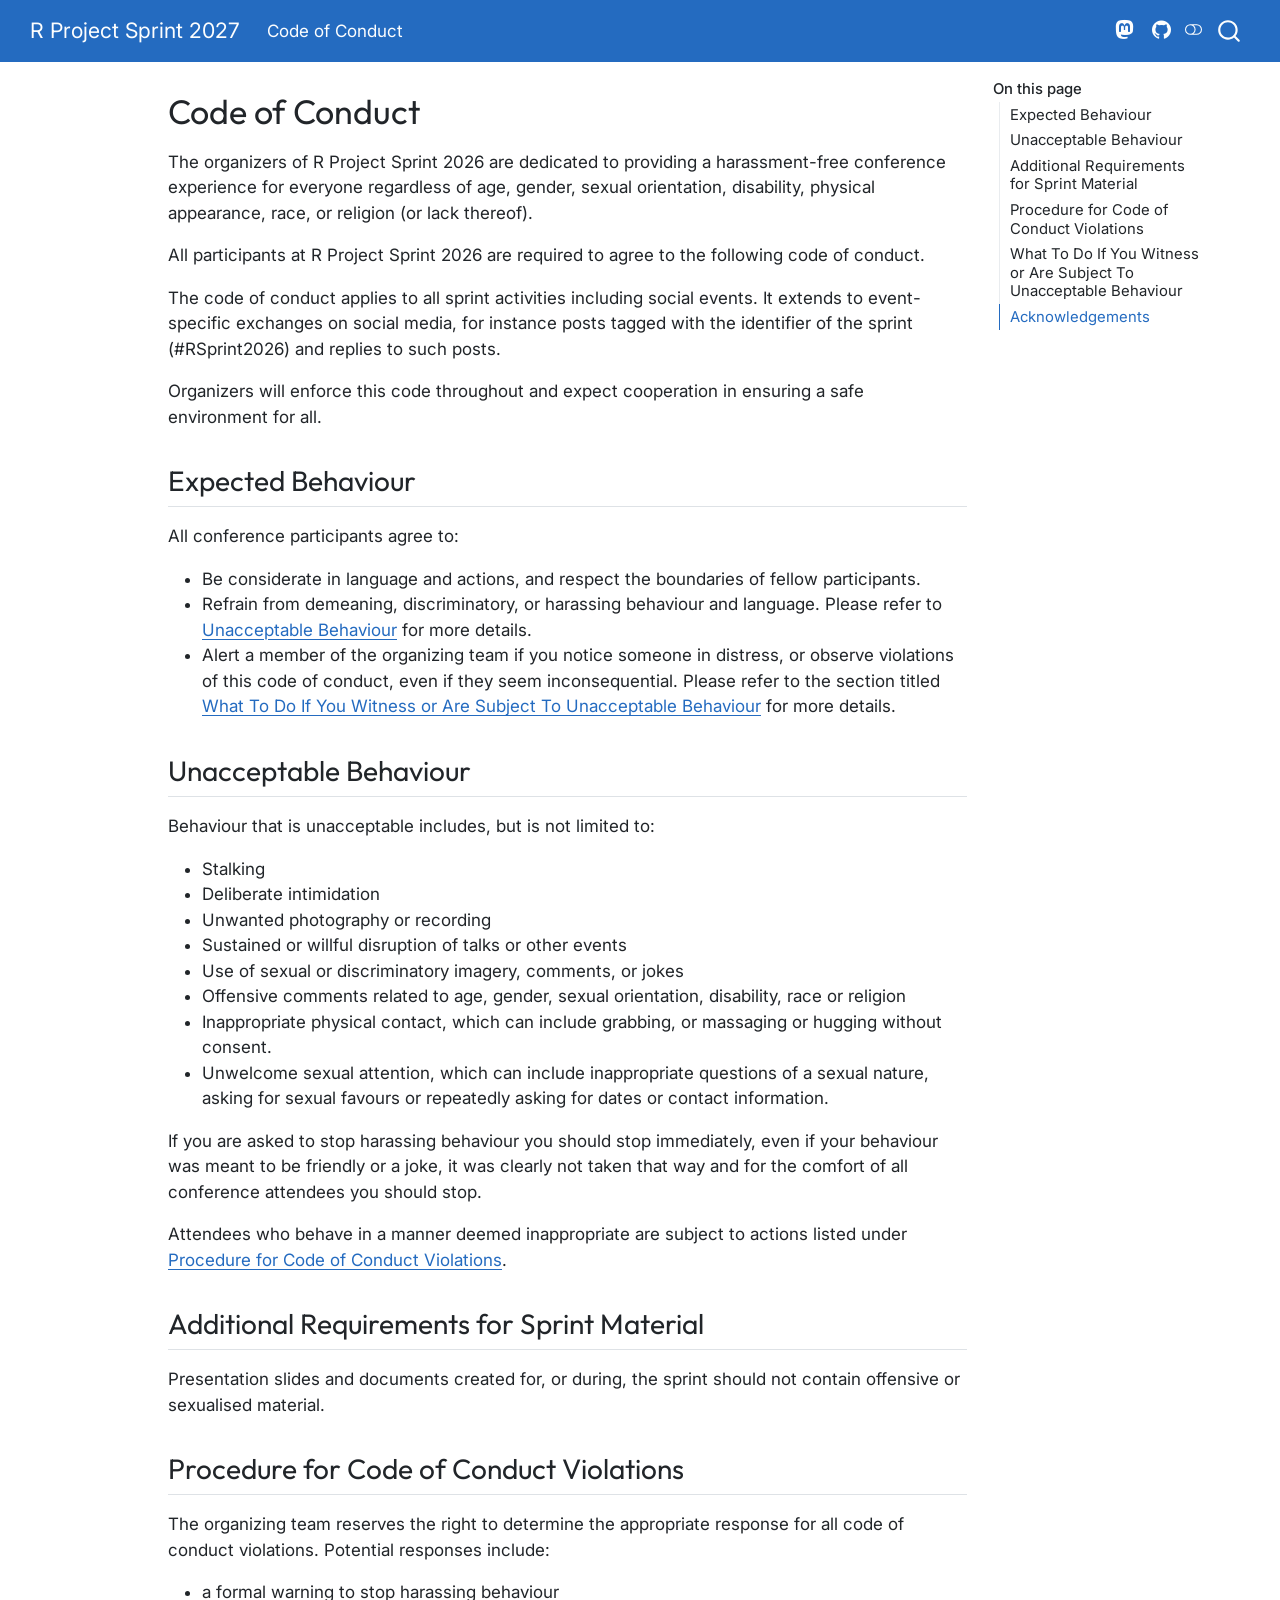
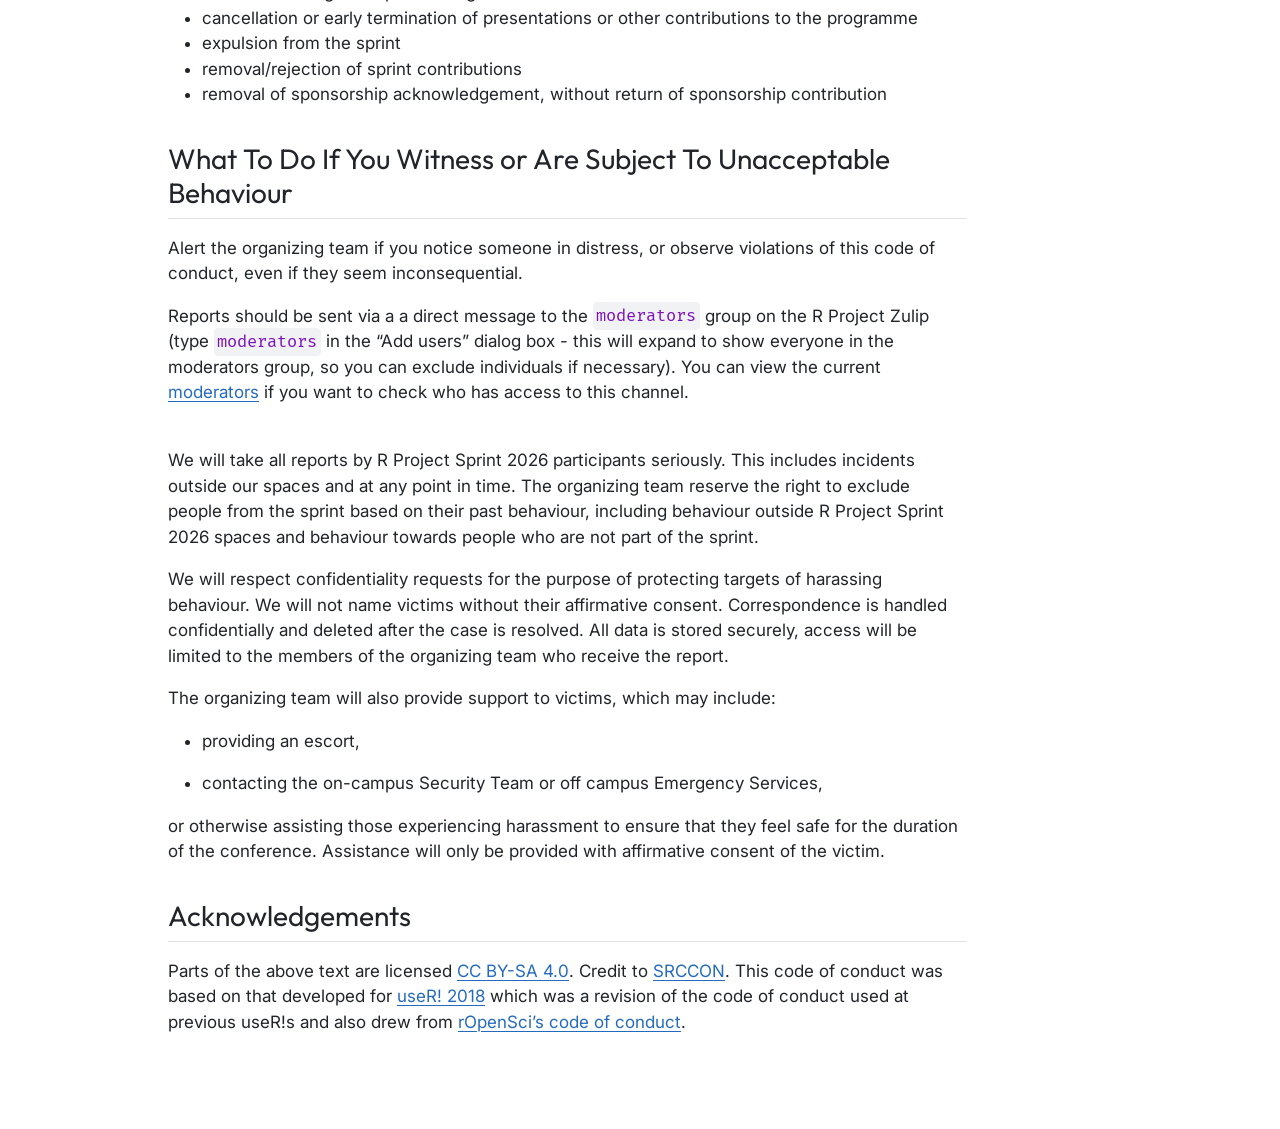
<file: code-of-conduct.html>
<!DOCTYPE html>
<html xmlns="http://www.w3.org/1999/xhtml" lang="en" xml:lang="en"><head>

<meta charset="utf-8">
<meta name="generator" content="quarto-1.11.9">

<meta name="viewport" content="width=device-width, initial-scale=1.0, user-scalable=yes">


<title>Code of Conduct – R Project Sprint 2027</title>
<style>
/* Default styles provided by pandoc.
** See https://pandoc.org/MANUAL.html#variables-for-html for config info.
*/
span.smallcaps{font-variant: small-caps;}
div.columns{display: flex; gap: 1.5em;}
div.column{flex: auto;}
@media screen {
div.columns{gap: min(4vw, 1.5em);}
div.column{overflow-x: auto;}
}
div.hanging-indent{margin-left: 1.5em; text-indent: -1.5em;}
ul.task-list{list-style: none;}
ul.task-list li input[type="checkbox"] {
  width: 0.8em;
  margin: 0 0.8em 0.2em -1em; /* quarto-specific, see https://github.com/quarto-dev/quarto-cli/issues/4556 */ 
  vertical-align: middle;
}
</style>


<script src="site_libs/quarto-nav/quarto-nav.js"></script>
<script src="site_libs/quarto-nav/headroom.min.js"></script>
<script src="site_libs/clipboard/clipboard.min.js"></script>
<script src="site_libs/quarto-search/autocomplete.umd.js"></script>
<script src="site_libs/quarto-search/fuse.min.js"></script>
<script src="site_libs/quarto-search/quarto-search.js"></script>
<meta name="quarto:offset" content="./">
<link href="./media/favicon.png" rel="icon" type="image/png">
<script src="site_libs/quarto-html/quarto.js" type="module"></script>
<script src="site_libs/quarto-html/tabsets/tabsets.js" type="module"></script>
<script src="site_libs/quarto-html/scrollable-regions/scrollable-regions.js" type="module"></script>
<script src="site_libs/quarto-html/popper.min.js"></script>
<script src="site_libs/quarto-html/tippy.umd.min.js"></script>
<script src="site_libs/quarto-html/anchor.min.js"></script>
<link href="site_libs/quarto-html/tippy.css" rel="stylesheet">
<link href="site_libs/quarto-html/quarto-syntax-highlighting-0e0020e7d1a24d7a606f137dd4b08598.css" rel="stylesheet" class="quarto-color-scheme" id="quarto-text-highlighting-styles">
<link href="site_libs/quarto-html/quarto-syntax-highlighting-dark-f58e3271c1c54db94d1d24bacf8d7a32.css" rel="stylesheet" class="quarto-color-scheme quarto-color-alternate" id="quarto-text-highlighting-styles">
<link href="site_libs/quarto-html/quarto-syntax-highlighting-0e0020e7d1a24d7a606f137dd4b08598.css" rel="stylesheet" class="quarto-color-scheme-extra" id="quarto-text-highlighting-styles">
<script src="site_libs/bootstrap/bootstrap.min.js"></script>
<link href="site_libs/bootstrap/bootstrap-icons.css" rel="stylesheet">
<link href="site_libs/bootstrap/bootstrap-e04d4730f96a6a156ef481211e76d184.min.css" rel="stylesheet" append-hash="true" class="quarto-color-scheme" id="quarto-bootstrap" data-mode="light">
<link href="site_libs/bootstrap/bootstrap-dark-22990b2c839d8b36a6325942ec33e1f1.min.css" rel="stylesheet" append-hash="true" class="quarto-color-scheme quarto-color-alternate" id="quarto-bootstrap" data-mode="dark">
<link href="site_libs/bootstrap/bootstrap-e04d4730f96a6a156ef481211e76d184.min.css" rel="stylesheet" append-hash="true" class="quarto-color-scheme-extra" id="quarto-bootstrap" data-mode="light">
<script id="quarto-search-options" type="application/json">{
  "location": "navbar",
  "copy-button": false,
  "collapse-after": 3,
  "panel-placement": "end",
  "type": "overlay",
  "limit": 50,
  "keyboard-shortcut": [
    "f",
    "/",
    "s"
  ],
  "show-item-context": false,
  "language": {
    "search-no-results-text": "No results",
    "search-matching-documents-text": "matching documents",
    "search-copy-link-title": "Copy link to search",
    "search-hide-matches-text": "Hide additional matches",
    "search-more-match-text": "more match in this document",
    "search-more-matches-text": "more matches in this document",
    "search-clear-button-title": "Clear",
    "search-text-placeholder": "",
    "search-detached-cancel-button-title": "Cancel",
    "search-submit-button-title": "Submit",
    "search-label": "Search"
  }
}</script>


<link rel="stylesheet" href="styles.css">
</head>

<body class="nav-fixed quarto-light"><a id="quarto-skip-link" class="visually-hidden-focusable" href="#quarto-document-content">Skip to main content</a><script id="quarto-html-before-body" type="application/javascript">
    const toggleBodyColorMode = (bsSheetEl) => {
      const mode = bsSheetEl.getAttribute("data-mode");
      const bodyEl = window.document.querySelector("body");
      if (mode === "dark") {
        bodyEl.classList.add("quarto-dark");
        bodyEl.classList.remove("quarto-light");
      } else {
        bodyEl.classList.add("quarto-light");
        bodyEl.classList.remove("quarto-dark");
      }
    }
    const toggleBodyColorPrimary = () => {
      const bsSheetEl = window.document.querySelector("link#quarto-bootstrap:not([rel=disabled-stylesheet])");
      if (bsSheetEl) {
        toggleBodyColorMode(bsSheetEl);
      }
    }
    const setColorSchemeToggle = (alternate) => {
      const toggles = window.document.querySelectorAll('.quarto-color-scheme-toggle');
      for (let i=0; i < toggles.length; i++) {
        const toggle = toggles[i];
        if (toggle) {
          toggle.setAttribute("aria-checked", alternate ? "true" : "false");
          if (alternate) {
            toggle.classList.add("alternate");
          } else {
            toggle.classList.remove("alternate");
          }
        }
      }
    };
    const toggleColorMode = (alternate) => {
      // Switch the stylesheets
      const primaryStylesheets = window.document.querySelectorAll('link.quarto-color-scheme:not(.quarto-color-alternate)');
      const alternateStylesheets = window.document.querySelectorAll('link.quarto-color-scheme.quarto-color-alternate');
      manageTransitions('#quarto-margin-sidebar .nav-link', false);
      if (alternate) {
        // note: dark is layered on light, we don't disable primary!
        enableStylesheet(alternateStylesheets);
        for (const sheetNode of alternateStylesheets) {
          if (sheetNode.id === "quarto-bootstrap") {
            toggleBodyColorMode(sheetNode);
          }
        }
      } else {
        disableStylesheet(alternateStylesheets);
        enableStylesheet(primaryStylesheets)
        toggleBodyColorPrimary();
      }
      manageTransitions('#quarto-margin-sidebar .nav-link', true);
      // Switch the toggles
      setColorSchemeToggle(alternate)
    }
    // Hack to workaround the fact that safari doesn't
    // properly recolor the scrollbar when toggling (#1455).
    // Not run on load: stylesheets are set before first paint there, and
    // scrolling would undo the scroll to a URL fragment (#14973).
    // The one pixel nudge keeps the reader where they were.
    const refreshSafariScrollbar = () => {
      if (navigator.userAgent.indexOf('Safari') > 0 && navigator.userAgent.indexOf('Chrome') == -1) {
        manageTransitions("body", false);
        const scrollY = window.scrollY;
        window.scrollTo(0, scrollY > 0 ? scrollY - 1 : 1);
        setTimeout(() => {
          window.scrollTo(0, scrollY);
          manageTransitions("body", true);
        }, 40);
      }
    }
    const disableStylesheet = (stylesheets) => {
      for (let i=0; i < stylesheets.length; i++) {
        const stylesheet = stylesheets[i];
        stylesheet.rel = 'disabled-stylesheet';
      }
    }
    const enableStylesheet = (stylesheets) => {
      for (let i=0; i < stylesheets.length; i++) {
        const stylesheet = stylesheets[i];
        if(stylesheet.rel !== 'stylesheet') { // for Chrome, which will still FOUC without this check
          stylesheet.rel = 'stylesheet';
        }
      }
    }
    const manageTransitions = (selector, allowTransitions) => {
      const els = window.document.querySelectorAll(selector);
      for (let i=0; i < els.length; i++) {
        const el = els[i];
        if (allowTransitions) {
          el.classList.remove('notransition');
        } else {
          el.classList.add('notransition');
        }
      }
    }
    const isFileUrl = () => {
      return window.location.protocol === 'file:';
    }
    const hasAlternateSentinel = () => {
      let styleSentinel = getColorSchemeSentinel();
      if (styleSentinel !== null) {
        return styleSentinel === "alternate";
      } else {
        return false;
      }
    }
    const setStyleSentinel = (alternate) => {
      const value = alternate ? "alternate" : "default";
      if (!isFileUrl()) {
        window.localStorage.setItem("quarto-color-scheme", value);
      } else {
        localAlternateSentinel = value;
      }
    }
    const getColorSchemeSentinel = () => {
      if (!isFileUrl()) {
        const storageValue = window.localStorage.getItem("quarto-color-scheme");
        return storageValue != null ? storageValue : localAlternateSentinel;
      } else {
        return localAlternateSentinel;
      }
    }
    const toggleGiscusIfUsed = (isAlternate, darkModeDefault) => {
      const baseTheme = document.querySelector('#giscus-base-theme')?.value ?? 'light';
      const alternateTheme = document.querySelector('#giscus-alt-theme')?.value ?? 'dark';
      let newTheme = '';
      if(authorPrefersDark) {
        newTheme = isAlternate ? baseTheme : alternateTheme;
      } else {
        newTheme = isAlternate ? alternateTheme : baseTheme;
      }
      const changeGiscusTheme = () => {
        // From: https://github.com/giscus/giscus/issues/336
        const sendMessage = (message) => {
          const iframe = document.querySelector('iframe.giscus-frame');
          if (!iframe) return;
          iframe.contentWindow.postMessage({ giscus: message }, 'https://giscus.app');
        }
        sendMessage({
          setConfig: {
            theme: newTheme
          }
        });
      }
      const isGiscussLoaded = window.document.querySelector('iframe.giscus-frame') !== null;
      if (isGiscussLoaded) {
        changeGiscusTheme();
      }
    };
    const authorPrefersDark = false;
    const darkModeDefault = authorPrefersDark;
      document.querySelector('link#quarto-text-highlighting-styles.quarto-color-scheme-extra').rel = 'disabled-stylesheet';
      document.querySelector('link#quarto-bootstrap.quarto-color-scheme-extra').rel = 'disabled-stylesheet';
    let localAlternateSentinel = darkModeDefault ? 'alternate' : 'default';
    // Dark / light mode switch
    window.quartoToggleColorScheme = () => {
      // Read the current dark / light value
      let toAlternate = !hasAlternateSentinel();
      toggleColorMode(toAlternate);
      refreshSafariScrollbar();
      setStyleSentinel(toAlternate);
      toggleGiscusIfUsed(toAlternate, darkModeDefault);
      window.dispatchEvent(new Event('resize'));
    };
    // Switch to dark mode if need be
    if (hasAlternateSentinel()) {
      toggleColorMode(true);
    } else {
      toggleColorMode(false);
    }
  </script>

<div id="quarto-search-results"></div>
  <header id="quarto-header" class="headroom fixed-top">
    <nav class="navbar navbar-expand-lg " data-bs-theme="dark" aria-label="Site">
      <div class="navbar-container container-fluid">
      <div class="navbar-brand-container mx-auto">
    <a class="navbar-brand" href="./index.html">
    <span class="navbar-title">R Project Sprint 2027</span>
    </a>
  </div>
          <button class="navbar-toggler" type="button" data-bs-toggle="collapse" data-bs-target="#navbarCollapse" aria-controls="navbarCollapse" aria-expanded="false" aria-label="Toggle navigation" onclick="if (window.quartoToggleHeadroom) { window.quartoToggleHeadroom(); }">
  <span class="navbar-toggler-icon"></span>
</button>
          <div class="collapse navbar-collapse" id="navbarCollapse">
            <ul class="navbar-nav navbar-nav-scroll me-auto">
  <li class="nav-item">
    <a class="nav-link active" href="./code-of-conduct.html" aria-current="page"> 
<span class="menu-text">Code of Conduct</span></a>
  </li>  
</ul>
            <ul class="navbar-nav navbar-nav-scroll ms-auto">
  <li class="nav-item compact">
    <a class="nav-link" href="https://mastodon.cloud/tags/RSprint2027"> <i class="bi bi-mastodon" role="img">
</i> 
<span class="menu-text"></span></a>
  </li>  
  <li class="nav-item compact">
    <a class="nav-link" href="https://github.com/r-devel/r-project-sprint-2027"> <i class="bi bi-github" role="img">
</i> 
<span class="menu-text"></span></a>
  </li>  
</ul>
          </div> <!-- /navcollapse -->
            <div class="quarto-navbar-tools">
  <button type="button" role="switch" aria-checked="false" class="quarto-color-scheme-toggle quarto-navigation-tool  px-1" onclick="window.quartoToggleColorScheme(); return false;" title="Toggle dark mode" aria-label="Toggle dark mode"><i class="bi"></i></button>
</div>
            <div id="quarto-search" class="" title="Search"></div>
      </div> <!-- /container-fluid -->
    </nav>
</header>
<!-- content -->
<div id="quarto-content" class="quarto-container page-columns page-rows-contents page-layout-article page-navbar">
<!-- sidebar -->
<!-- margin-sidebar -->
    <div id="quarto-margin-sidebar" class="sidebar margin-sidebar">
        <nav id="TOC" role="doc-toc" aria-labelledby="toc-title" class="toc-active">
    <h2 id="toc-title">On this page</h2>
   
  <ul>
  <li><a href="#expected-behaviour" id="toc-expected-behaviour" class="nav-link active" data-scroll-target="#expected-behaviour">Expected Behaviour</a></li>
  <li><a href="#unacceptable-behaviour" id="toc-unacceptable-behaviour" class="nav-link" data-scroll-target="#unacceptable-behaviour">Unacceptable Behaviour</a></li>
  <li><a href="#additional-requirements-for-sprint-material" id="toc-additional-requirements-for-sprint-material" class="nav-link" data-scroll-target="#additional-requirements-for-sprint-material">Additional Requirements for Sprint Material</a></li>
  <li><a href="#procedure-for-code-of-conduct-violations" id="toc-procedure-for-code-of-conduct-violations" class="nav-link" data-scroll-target="#procedure-for-code-of-conduct-violations">Procedure for Code of Conduct Violations</a></li>
  <li><a href="#what-to-do-if-you-witness-or-are-subject-to-unacceptable-behaviour" id="toc-what-to-do-if-you-witness-or-are-subject-to-unacceptable-behaviour" class="nav-link" data-scroll-target="#what-to-do-if-you-witness-or-are-subject-to-unacceptable-behaviour">What To Do If You Witness or Are Subject To Unacceptable Behaviour</a></li>
  <li><a href="#acknowledgements" id="toc-acknowledgements" class="nav-link" data-scroll-target="#acknowledgements">Acknowledgements</a></li>
  </ul>
</nav>
    </div>
<!-- main -->
<main class="content" id="quarto-document-content" tabindex="-1">


<header id="title-block-header" class="quarto-title-block default">
<div class="quarto-title">
<h1 class="title">Code of Conduct</h1>
</div>



<div class="quarto-title-meta">

    
  
    
  </div>
  


</header>


<p>The organizers of R Project Sprint 2026 are dedicated to providing a harassment-free conference experience for everyone regardless of age, gender, sexual orientation, disability, physical appearance, race, or religion (or lack thereof).</p>
<p>All participants at R Project Sprint 2026 are required to agree to the following code of conduct.</p>
<p>The code of conduct applies to all sprint activities including social events. It extends to event-specific exchanges on social media, for instance posts tagged with the identifier of the sprint (#RSprint2026) and replies to such posts.</p>
<p>Organizers will enforce this code throughout and expect cooperation in ensuring a safe environment for all.</p>
<section id="expected-behaviour" class="level2">
<h2 class="anchored" data-anchor-id="expected-behaviour">Expected Behaviour</h2>
<p>All conference participants agree to:</p>
<ul>
<li>Be considerate in language and actions, and respect the boundaries of fellow participants.</li>
<li>Refrain from demeaning, discriminatory, or harassing behaviour and language. Please refer to <a href="#unacceptable-behaviour">Unacceptable Behaviour</a> for more details.</li>
<li>Alert a member of the organizing team if you notice someone in distress, or observe violations of this code of conduct, even if they seem inconsequential. Please refer to the section titled <a href="#what-to-do-if-you-witness-or-are-subject-to-unacceptable-behaviour">What To Do If You Witness or Are Subject To Unacceptable Behaviour</a> for more details.</li>
</ul>
</section>
<section id="unacceptable-behaviour" class="level2">
<h2 class="anchored" data-anchor-id="unacceptable-behaviour">Unacceptable Behaviour</h2>
<p>Behaviour that is unacceptable includes, but is not limited to:</p>
<ul>
<li>Stalking</li>
<li>Deliberate intimidation</li>
<li>Unwanted photography or recording</li>
<li>Sustained or willful disruption of talks or other events</li>
<li>Use of sexual or discriminatory imagery, comments, or jokes</li>
<li>Offensive comments related to age, gender, sexual orientation, disability, race or religion</li>
<li>Inappropriate physical contact, which can include grabbing, or massaging or hugging without consent.</li>
<li>Unwelcome sexual attention, which can include inappropriate questions of a sexual nature, asking for sexual favours or repeatedly asking for dates or contact information.</li>
</ul>
<p>If you are asked to stop harassing behaviour you should stop immediately, even if your behaviour was meant to be friendly or a joke, it was clearly not taken that way and for the comfort of all conference attendees you should stop.</p>
<p>Attendees who behave in a manner deemed inappropriate are subject to actions listed under <a href="#procedure-for-code-of-conduct-violations">Procedure for Code of Conduct Violations</a>.</p>
</section>
<section id="additional-requirements-for-sprint-material" class="level2">
<h2 class="anchored" data-anchor-id="additional-requirements-for-sprint-material">Additional Requirements for Sprint Material</h2>
<p>Presentation slides and documents created for, or during, the sprint should not contain offensive or sexualised material.</p>
</section>
<section id="procedure-for-code-of-conduct-violations" class="level2">
<h2 class="anchored" data-anchor-id="procedure-for-code-of-conduct-violations">Procedure for Code of Conduct Violations</h2>
<p>The organizing team reserves the right to determine the appropriate response for all code of conduct violations. Potential responses include:</p>
<ul>
<li>a formal warning to stop harassing behaviour</li>
<li>cancellation or early termination of presentations or other contributions to the programme</li>
<li>expulsion from the sprint</li>
<li>removal/rejection of sprint contributions</li>
<li>removal of sponsorship acknowledgement, without return of sponsorship contribution</li>
</ul>
</section>
<section id="what-to-do-if-you-witness-or-are-subject-to-unacceptable-behaviour" class="level2">
<h2 class="anchored" data-anchor-id="what-to-do-if-you-witness-or-are-subject-to-unacceptable-behaviour">What To Do If You Witness or Are Subject To Unacceptable Behaviour</h2>
<p>Alert the organizing team if you notice someone in distress, or observe violations of this code of conduct, even if they seem inconsequential.</p>
<p>Reports should be sent via a a direct message to the <code>moderators</code> group on the R Project Zulip (type <code>moderators</code> in the “Add users” dialog box - this will expand to show everyone in the moderators group, so you can exclude individuals if necessary). You can view the current <a href="https://r-project.zulipchat.com/#groups/1729199/moderators/members">moderators</a> if you want to check who has access to this channel.<br>
<br>
<!-- If you still have concerns about a conflict of interest, you are welcome to contact ... --></p>
<p>We will take all reports by R Project Sprint 2026 participants seriously. This includes incidents outside our spaces and at any point in time. The organizing team reserve the right to exclude people from the sprint based on their past behaviour, including behaviour outside R Project Sprint 2026 spaces and behaviour towards people who are not part of the sprint.</p>
<p>We will respect confidentiality requests for the purpose of protecting targets of harassing behaviour. We will not name victims without their affirmative consent. Correspondence is handled confidentially and deleted after the case is resolved. All data is stored securely, access will be limited to the members of the organizing team who receive the report.</p>
<p>The organizing team will also provide support to victims, which may include:</p>
<ul>
<li><p>providing an escort,</p></li>
<li><p>contacting the on-campus Security Team or off campus Emergency Services,</p></li>
</ul>
<p>or otherwise assisting those experiencing harassment to ensure that they feel safe for the duration of the conference. Assistance will only be provided with affirmative consent of the victim.</p>
</section>
<section id="acknowledgements" class="level2">
<h2 class="anchored" data-anchor-id="acknowledgements">Acknowledgements</h2>
<p>Parts of the above text are licensed <a href="http://creativecommons.org/licenses/by-sa/4.0/">CC BY-SA 4.0</a>. Credit to <a href="https://srccon.org/conduct/">SRCCON</a>. This code of conduct was based on that developed for <a href="https://user2018.r-project.org/code_of_conduct/">useR! 2018</a> which was a revision of the code of conduct used at previous useR!s and also drew from <a href="https://ropensci.org/coc/">rOpenSci’s code of conduct</a>.</p>


</section>

</main> <!-- /main -->
<script id="quarto-html-after-body" type="application/javascript">
  window.document.addEventListener("DOMContentLoaded", function (event) {
    // Ensure there is a toggle, if there isn't float one in the top right
    if (window.document.querySelector('.quarto-color-scheme-toggle') === null) {
      const toggle = window.document.createElement('button');
      toggle.type = "button";
      toggle.setAttribute("role", "switch");
      toggle.setAttribute("aria-checked", "false");
      toggle.classList.add('top-right');
      toggle.classList.add('quarto-color-scheme-toggle');
      toggle.setAttribute("aria-label", "Toggle dark mode");
      toggle.onclick = function() { try { window.quartoToggleColorScheme(); } catch {} return false; };
      const i = window.document.createElement("i");
      i.classList.add('bi');
      toggle.appendChild(i);
      // Put the toggle in a landmark of its own, so that landmark navigation
      // can reach it.
      //
      // The container is always a fresh direct child of body, and the toggle is
      // never moved into page furniture that the theme or the author controls.
      // The toggle is positioned against the page, so any ancestor that
      // establishes a containing block captures it: a positioned element or a
      // grid for position: absolute, and transform, filter, will-change or
      // contain for position: fixed. A direct child of body has none of these
      // to inherit, and the shift when one appears is silent and visual.
      //
      // ARIA says a document should have at most one banner, and axe reports a
      // duplicate whether or not the banners carry distinct labels. So use a
      // header when the page has no banner yet, and a named region otherwise.
      //
      // A header is a banner wherever it sits, unless it is inside sectioning
      // content, so this cannot just look at the children of body: a custom
      // page layout wraps the title block header in a plain div. An explicit
      // role="banner" always counts.
      const sectioning = 'article, aside, main, nav, section, [role="article"], [role="complementary"], [role="main"], [role="navigation"], [role="region"]';
      const hasBanner = Array.from(
        window.document.querySelectorAll('header:not([role]), [role="banner"]')
      ).some(function(el) {
        return el.hasAttribute("role") || el.closest(sectioning) === null;
      });
      const container = window.document.createElement(hasBanner ? "div" : "header");
      if (hasBanner) {
        container.setAttribute("role", "region");
        container.setAttribute("aria-label", "Toggle dark mode");
      }
      container.classList.add('quarto-color-scheme-toggle-container');
      container.appendChild(toggle);
      window.document.body.appendChild(container);
    }
    setColorSchemeToggle(hasAlternateSentinel())
    const icon = "";
    const anchorJS = new window.AnchorJS();
    anchorJS.options = {
      placement: 'right',
      icon: icon
    };
    anchorJS.add('.anchored');
    const isCodeAnnotation = (el) => {
      for (const clz of el.classList) {
        if (clz.startsWith('code-annotation-')) {                     
          return true;
        }
      }
      return false;
    }
    const onCopySuccess = function(e) {
      // button target
      const button = e.trigger;
      // don't keep focus
      button.blur();
      // flash "checked"
      button.classList.add('code-copy-button-checked');
      var currentTitle = button.getAttribute("title");
      button.setAttribute("title", "Copied!");
      let tooltip;
      if (window.bootstrap) {
        button.setAttribute("data-bs-toggle", "tooltip");
        button.setAttribute("data-bs-placement", "left");
        button.setAttribute("data-bs-title", "Copied!");
        tooltip = new bootstrap.Tooltip(button, 
          { trigger: "manual", 
            customClass: "code-copy-button-tooltip",
            offset: [0, -8]});
        tooltip.show();    
      }
      setTimeout(function() {
        if (tooltip) {
          tooltip.hide();
          button.removeAttribute("data-bs-title");
          button.removeAttribute("data-bs-toggle");
          button.removeAttribute("data-bs-placement");
        }
        button.setAttribute("title", currentTitle);
        button.classList.remove('code-copy-button-checked');
      }, 1000);
      // clear code selection
      e.clearSelection();
    }
    const getTextToCopy = function(trigger) {
      const outerScaffold = trigger.parentElement.cloneNode(true);
      const codeEl = outerScaffold.querySelector('code');
      for (const childEl of codeEl.children) {
        if (isCodeAnnotation(childEl)) {
          childEl.remove();
        }
      }
      return codeEl.innerText;
    }
    const clipboard = new window.ClipboardJS('.code-copy-button:not([data-in-quarto-modal])', {
      text: getTextToCopy
    });
    clipboard.on('success', onCopySuccess);
    if (window.document.getElementById('quarto-embedded-source-code-modal')) {
      const clipboardModal = new window.ClipboardJS('.code-copy-button[data-in-quarto-modal]', {
        text: getTextToCopy,
        container: window.document.getElementById('quarto-embedded-source-code-modal')
      });
      clipboardModal.on('success', onCopySuccess);
    }
      var localhostRegex = new RegExp(/^(?:http|https):\/\/localhost\:?[0-9]*\//);
      var mailtoRegex = new RegExp(/^mailto:/);
        var filterRegex = new RegExp("https:\/\/contributor\.r-project\.org\/r-project-sprint-2027");
      const newWindowLabel = "(opens in a new tab)";
      const newWindowNoteId = "quarto-ext-newwindow-label";
      // Links reference one hidden label through aria-describedby, so the
      // announcement never changes their accessible name.
      var describeNewWindow = (link) => {
        if (!window.document.getElementById(newWindowNoteId)) {
          var newWindowNote = window.document.createElement("span");
          newWindowNote.id = newWindowNoteId;
          newWindowNote.hidden = true;
          newWindowNote.textContent = newWindowLabel;
          window.document.body.appendChild(newWindowNote);
        }
        var describedBy = (link.getAttribute("aria-describedby") || "").split(/\s+/).filter(Boolean);
        if (!describedBy.includes(newWindowNoteId)) {
          describedBy.push(newWindowNoteId);
          link.setAttribute("aria-describedby", describedBy.join(" "));
        }
      }
      var isInternal = (href) => {
          return filterRegex.test(href) || localhostRegex.test(href) || mailtoRegex.test(href);
      }
      // Inspect non-navigation links and adorn them if external
      window.quartoDecorateExternalLinks = function (root) {
     var links = (root || window.document).querySelectorAll('a[href]:not(.nav-link):not(.navbar-brand):not(.toc-action):not(.sidebar-link):not(.sidebar-item-toggle):not(.pagination-link):not(.no-external):not([aria-hidden]):not(.dropdown-item):not(.quarto-navigation-tool):not(.about-link)');
      for (var i=0; i<links.length; i++) {
        const link = links[i];
        if (!isInternal(link.href)) {
          // undo the damage that might have been done by quarto-nav.js in the case of
          // links that we want to consider external
          if (link.dataset.originalHref !== undefined) {
            link.href = link.dataset.originalHref;
          }
            // target, if specified
            link.setAttribute("target", "_blank");
            if (link.getAttribute("rel") === null) {
              link.setAttribute("rel", "noopener");
            }
            describeNewWindow(link);
          if (!link.classList.contains('no-external-icon')) {
          }
        }
      }
      };
      window.quartoDecorateExternalLinks(window.document);
    // Esc closes the popup (WCAG 1.4.13) and focus leaving both trigger and
    // popup closes it (WCAG 2.4.11); tippy handles neither for interactive popups.
    const hideOnEscAndFocusOut = {
      name: 'hideOnEscAndFocusOut',
      defaultValue: true,
      fn(instance) {
        const dismiss = () => {
          // A show scheduled by the trigger delay would otherwise reopen it
          instance.clearDelayTimeouts();
          instance.hide();
        };
        const onKeyDown = (event) => {
          if (event.key !== 'Escape') {
            return;
          }
          // Keep Esc from also reaching page handlers (e.g. reveal.js overview),
          // except an open reveal.js slide menu, which Esc should close too.
          // The menu handles keys only when its keyboard option is on.
          const menuHandlesEsc = window.Reveal?.getPlugin?.('menu')?.isOpen() &&
            window.Reveal.getConfig().menu?.keyboard !== false;
          if (!menuHandlesEsc) {
            event.stopPropagation();
          }
          if (instance.popper.contains(window.document.activeElement)) {
            // Disabled while refocusing so the focus trigger does not reopen it
            instance.disable();
            instance.reference.focus();
            instance.enable();
          }
          dismiss();
        };
        const onFocusOut = (event) => {
          const target = event.relatedTarget;
          if (target && !instance.reference.contains(target) &&
              !instance.popper.contains(target)) {
            dismiss();
          }
        };
        // On the trigger too: a click trigger (code-annotations: select) has no
        // blur handling. Attached for the instance's lifetime so leaving the
        // trigger also cancels a show still pending on the trigger delay.
        instance.reference.addEventListener('focusout', onFocusOut);
        return {
          onShow() {
            window.document.addEventListener('keydown', onKeyDown, true);
            instance.popper.addEventListener('focusout', onFocusOut);
          },
          onHide() {
            window.document.removeEventListener('keydown', onKeyDown, true);
            instance.popper.removeEventListener('focusout', onFocusOut);
          },
          onDestroy() {
            instance.reference.removeEventListener('focusout', onFocusOut);
          },
        };
      },
    };
    function tippyHover(el, contentFn, onTriggerFn, onUntriggerFn) {
      const config = {
        allowHTML: true,
        maxWidth: 500,
        delay: 100,
        arrow: false,
        appendTo: function(el) {
            return el.parentElement;
        },
        interactive: true,
        interactiveBorder: 10,
        theme: 'quarto',
        placement: 'bottom-start',
        plugins: [hideOnEscAndFocusOut],
      };
      if (contentFn) {
        config.content = contentFn;
      }
      if (onTriggerFn) {
        config.onTrigger = onTriggerFn;
      }
      if (onUntriggerFn) {
        config.onUntrigger = onUntriggerFn;
      }
      window.tippy(el, config); 
    }
    const noterefs = window.document.querySelectorAll('a[role="doc-noteref"]');
    for (var i=0; i<noterefs.length; i++) {
      const ref = noterefs[i];
      tippyHover(ref, function() {
        // use id or data attribute instead here
        let href = ref.getAttribute('data-footnote-href') || ref.getAttribute('href');
        try { href = new URL(href).hash; } catch {}
        const id = href.replace(/^#\/?/, "");
        const note = window.document.getElementById(id);
        if (note) {
          return note.innerHTML;
        } else {
          return "";
        }
      });
    }
    const xrefs = window.document.querySelectorAll('a.quarto-xref');
    const processXRef = (id, note) => {
      // Strip column container classes
      const stripColumnClz = (el) => {
        el.classList.remove("page-full", "page-columns");
        if (el.children) {
          for (const child of el.children) {
            stripColumnClz(child);
          }
        }
      }
      stripColumnClz(note)
      if (id === null || id.startsWith('sec-')) {
        // Special case sections, only their first couple elements
        const container = document.createElement("div");
        if (note.children && note.children.length > 2) {
          container.appendChild(note.children[0].cloneNode(true));
          for (let i = 1; i < note.children.length; i++) {
            const child = note.children[i];
            if (child.tagName === "P" && child.innerText === "") {
              continue;
            } else {
              container.appendChild(child.cloneNode(true));
              break;
            }
          }
          if (window.Quarto?.typesetMath) {
            window.Quarto.typesetMath(container);
          }
          return container.innerHTML
        } else {
          if (window.Quarto?.typesetMath) {
            window.Quarto.typesetMath(note);
          }
          return note.innerHTML;
        }
      } else {
        // Remove any anchor links if they are present
        const anchorLink = note.querySelector('a.anchorjs-link');
        if (anchorLink) {
          anchorLink.remove();
        }
        if (window.Quarto?.typesetMath) {
          window.Quarto.typesetMath(note);
        }
        if (note.classList.contains("callout")) {
          return note.outerHTML;
        } else {
          return note.innerHTML;
        }
      }
    }
    for (var i=0; i<xrefs.length; i++) {
      const xref = xrefs[i];
      tippyHover(xref, undefined, function(instance) {
        instance.disable();
        let url = xref.getAttribute('href');
        let hash = undefined; 
        if (url.startsWith('#')) {
          hash = url;
        } else {
          try { hash = new URL(url).hash; } catch {}
        }
        if (hash) {
          const id = hash.replace(/^#\/?/, "");
          const note = window.document.getElementById(id);
          if (note !== null) {
            try {
              const html = processXRef(id, note.cloneNode(true));
              instance.setContent(html);
            } finally {
              instance.enable();
              instance.show();
            }
          } else {
            // See if we can fetch this
            fetch(url.split('#')[0])
            .then(res => res.text())
            .then(html => {
              const parser = new DOMParser();
              const htmlDoc = parser.parseFromString(html, "text/html");
              const note = htmlDoc.getElementById(id);
              if (note !== null) {
                const html = processXRef(id, note);
                instance.setContent(html);
              } 
            }).finally(() => {
              instance.enable();
              instance.show();
            });
          }
        } else {
          // See if we can fetch a full url (with no hash to target)
          // This is a special case and we should probably do some content thinning / targeting
          fetch(url)
          .then(res => res.text())
          .then(html => {
            const parser = new DOMParser();
            const htmlDoc = parser.parseFromString(html, "text/html");
            const note = htmlDoc.querySelector('main.content');
            if (note !== null) {
              // This should only happen for chapter cross references
              // (since there is no id in the URL)
              // remove the first header
              if (note.children.length > 0 && note.children[0].tagName === "HEADER") {
                note.children[0].remove();
              }
              const html = processXRef(null, note);
              instance.setContent(html);
            } 
          }).finally(() => {
            instance.enable();
            instance.show();
          });
        }
      }, function(instance) {
      });
    }
        let selectedAnnoteEl;
        const selectorForAnnotation = ( cell, annotation) => {
          let cellAttr = 'data-code-cell="' + cell + '"';
          let lineAttr = 'data-code-annotation="' +  annotation + '"';
          const selector = 'span[' + cellAttr + '][' + lineAttr + ']';
          return selector;
        }
        const selectCodeLines = (annoteEl) => {
          const doc = window.document;
          const targetCell = annoteEl.getAttribute("data-target-cell");
          const targetAnnotation = annoteEl.getAttribute("data-target-annotation");
          const annoteSpan = window.document.querySelector(selectorForAnnotation(targetCell, targetAnnotation));
          const lines = annoteSpan.getAttribute("data-code-lines").split(",");
          const lineIds = lines.map((line) => {
            return targetCell + "-" + line;
          })
          // Each band is positioned against its own containing block, which is
          // not the offsetParent of the lines, so place it from client rects.
          const placeBand = (band, firstEl, lastEl, codeBlock) => {
            const container = band.offsetParent;
            if (container === null) {
              return;
            }
            const containerRect = container.getBoundingClientRect();
            // Reveal.js scales slides with a transform, so convert client
            // pixels back to the CSS pixels of the container.
            const scale = containerRect.height / container.offsetHeight || 1;
            const firstRect = firstEl.getBoundingClientRect();
            const lastRect = lastEl.getBoundingClientRect();
            const top = (firstRect.top - containerRect.top) / scale - container.clientTop + container.scrollTop;
            const height = (lastRect.bottom - firstRect.top) / scale;
            band.style.top = top - 2 + "px";
            band.style.height = height + 4 + "px";
            if (codeBlock) {
              // Without the copy button wrapper, the containing block is wider
              // than the code block, so span the code block explicitly.
              const blockRect = codeBlock.getBoundingClientRect();
              band.style.left = (blockRect.left - containerRect.left) / scale - container.clientLeft + container.scrollLeft + "px";
              band.style.width = blockRect.width / scale + "px";
            }
          };
          if (lineIds.length > 0) {
            const el = window.document.getElementById(lineIds[0]);
            const lastEl = window.document.getElementById(lineIds[lineIds.length - 1]);
            const parent = el.parentElement.parentElement;
            // cook up a div (if necessary) and position it
            let div = window.document.getElementById("code-annotation-line-highlight");
            if (div === null) {
              div = window.document.createElement("div");
              div.setAttribute("id", "code-annotation-line-highlight");
              div.style.position = 'absolute';
              parent.appendChild(div);
            }
            placeBand(div, el, lastEl, parent.closest("div.sourceCode") || parent);
            let gutterDiv = window.document.getElementById("code-annotation-line-highlight-gutter");
            if (gutterDiv === null) {
              gutterDiv = window.document.createElement("div");
              gutterDiv.setAttribute("id", "code-annotation-line-highlight-gutter");
              gutterDiv.style.position = 'absolute';
              const codeCell = window.document.getElementById(targetCell);
              const gutter = codeCell.querySelector('.code-annotation-gutter');
              gutter.appendChild(gutterDiv);
            }
            placeBand(gutterDiv, el, lastEl);
            selectedAnnoteEl = annoteEl;
          }
        };
        const unselectCodeLines = () => {
          const elementsIds = ["code-annotation-line-highlight", "code-annotation-line-highlight-gutter"];
          elementsIds.forEach((elId) => {
            const div = window.document.getElementById(elId);
            if (div) {
              div.remove();
            }
          });
          selectedAnnoteEl = undefined;
        };
          // Handle positioning of the toggle
      window.addEventListener(
        "resize",
        throttle(() => {
          elRect = undefined;
          if (selectedAnnoteEl) {
            selectCodeLines(selectedAnnoteEl);
          }
        }, 10)
      );
      function throttle(fn, ms) {
      let throttle = false;
      let timer;
        return (...args) => {
          if(!throttle) { // first call gets through
              fn.apply(this, args);
              throttle = true;
          } else { // all the others get throttled
              if(timer) clearTimeout(timer); // cancel #2
              timer = setTimeout(() => {
                fn.apply(this, args);
                timer = throttle = false;
              }, ms);
          }
        };
      }
        // Attach click handler to the DT
        const annoteDls = window.document.querySelectorAll('dt[data-target-cell]');
        for (const annoteDlNode of annoteDls) {
          annoteDlNode.addEventListener('click', (event) => {
            const clickedEl = event.target;
            if (clickedEl !== selectedAnnoteEl) {
              unselectCodeLines();
              const activeEl = window.document.querySelector('dt[data-target-cell].code-annotation-active');
              if (activeEl) {
                activeEl.classList.remove('code-annotation-active');
              }
              selectCodeLines(clickedEl);
              clickedEl.classList.add('code-annotation-active');
            } else {
              // Unselect the line
              unselectCodeLines();
              clickedEl.classList.remove('code-annotation-active');
            }
          });
        }
    const findCites = (el) => {
      const parentEl = el.parentElement;
      if (parentEl) {
        const cites = parentEl.dataset.cites;
        if (cites) {
          return {
            el,
            cites: cites.split(' ')
          };
        } else {
          return findCites(el.parentElement)
        }
      } else {
        return undefined;
      }
    };
    var bibliorefs = window.document.querySelectorAll('a[role="doc-biblioref"]');
    for (var i=0; i<bibliorefs.length; i++) {
      const ref = bibliorefs[i];
      const citeInfo = findCites(ref);
      if (citeInfo) {
        tippyHover(citeInfo.el, function() {
          var popup = window.document.createElement('div');
          citeInfo.cites.forEach(function(cite) {
            var citeDiv = window.document.createElement('div');
            citeDiv.classList.add('hanging-indent');
            citeDiv.classList.add('csl-entry');
            var biblioDiv = window.document.getElementById('ref-' + cite);
            if (biblioDiv) {
              citeDiv.innerHTML = biblioDiv.innerHTML;
            }
            popup.appendChild(citeDiv);
          });
          return popup.innerHTML;
        });
      }
    }
  });
  </script>
  <script type="application/javascript">
  window.quartoScrollableRegionsLabels = {"code":"Scrollable code","output":"Scrollable output"};
  </script>
</div> <!-- /content -->




</body></html>
</file>
<file: site_libs/quarto-html/tippy.css>
.tippy-box[data-animation=fade][data-state=hidden]{opacity:0}[data-tippy-root]{max-width:calc(100vw - 10px)}.tippy-box{position:relative;background-color:#333;color:#fff;border-radius:4px;font-size:14px;line-height:1.4;white-space:normal;outline:0;transition-property:transform,visibility,opacity}.tippy-box[data-placement^=top]>.tippy-arrow{bottom:0}.tippy-box[data-placement^=top]>.tippy-arrow:before{bottom:-7px;left:0;border-width:8px 8px 0;border-top-color:initial;transform-origin:center top}.tippy-box[data-placement^=bottom]>.tippy-arrow{top:0}.tippy-box[data-placement^=bottom]>.tippy-arrow:before{top:-7px;left:0;border-width:0 8px 8px;border-bottom-color:initial;transform-origin:center bottom}.tippy-box[data-placement^=left]>.tippy-arrow{right:0}.tippy-box[data-placement^=left]>.tippy-arrow:before{border-width:8px 0 8px 8px;border-left-color:initial;right:-7px;transform-origin:center left}.tippy-box[data-placement^=right]>.tippy-arrow{left:0}.tippy-box[data-placement^=right]>.tippy-arrow:before{left:-7px;border-width:8px 8px 8px 0;border-right-color:initial;transform-origin:center right}.tippy-box[data-inertia][data-state=visible]{transition-timing-function:cubic-bezier(.54,1.5,.38,1.11)}.tippy-arrow{width:16px;height:16px;color:#333}.tippy-arrow:before{content:"";position:absolute;border-color:transparent;border-style:solid}.tippy-content{position:relative;padding:5px 9px;z-index:1}
</file>
<file: site_libs/quarto-html/quarto-syntax-highlighting-0e0020e7d1a24d7a606f137dd4b08598.css>
/* quarto syntax highlight colors */
:root {
  --quarto-hl-ot-color: #003B4F;
  --quarto-hl-at-color: #657422;
  --quarto-hl-ss-color: #20794D;
  --quarto-hl-an-color: #5E5E5E;
  --quarto-hl-fu-color: #4758AB;
  --quarto-hl-st-color: #20794D;
  --quarto-hl-cf-color: #003B4F;
  --quarto-hl-op-color: #5E5E5E;
  --quarto-hl-er-color: #AD0000;
  --quarto-hl-bn-color: #AD0000;
  --quarto-hl-al-color: #AD0000;
  --quarto-hl-va-color: #111111;
  --quarto-hl-bu-color: inherit;
  --quarto-hl-ex-color: inherit;
  --quarto-hl-pp-color: #AD0000;
  --quarto-hl-in-color: #5E5E5E;
  --quarto-hl-vs-color: #20794D;
  --quarto-hl-wa-color: #5E5E5E;
  --quarto-hl-do-color: #5E5E5E;
  --quarto-hl-im-color: #00769E;
  --quarto-hl-ch-color: #20794D;
  --quarto-hl-dt-color: #AD0000;
  --quarto-hl-fl-color: #AD0000;
  --quarto-hl-co-color: #5E5E5E;
  --quarto-hl-cv-color: #5E5E5E;
  --quarto-hl-cn-color: #8f5902;
  --quarto-hl-sc-color: #5E5E5E;
  --quarto-hl-dv-color: #AD0000;
  --quarto-hl-kw-color: #003B4F;
}

/* other quarto variables */
:root {
  --quarto-font-monospace: "Fira Mono";
}

/* syntax highlight based on Pandoc's rules */
pre > code.sourceCode > span {
  color: #003B4F;
}

code.sourceCode > span {
  color: #003B4F;
}

div.sourceCode,
div.sourceCode pre.sourceCode {
  color: #003B4F;
}

/* Normal */
code span {
  color: #003B4F;
}

/* Alert */
code span.al {
  color: #AD0000;
  font-style: inherit;
}

/* Annotation */
code span.an {
  color: #5E5E5E;
  font-style: inherit;
}

/* Attribute */
code span.at {
  color: #657422;
  font-style: inherit;
}

/* BaseN */
code span.bn {
  color: #AD0000;
  font-style: inherit;
}

/* BuiltIn */
code span.bu {
  font-style: inherit;
}

/* ControlFlow */
code span.cf {
  color: #003B4F;
  font-weight: bold;
  font-style: inherit;
}

/* Char */
code span.ch {
  color: #20794D;
  font-style: inherit;
}

/* Constant */
code span.cn {
  color: #8f5902;
  font-style: inherit;
}

/* Comment */
code span.co {
  color: #5E5E5E;
  font-style: inherit;
}

/* CommentVar */
code span.cv {
  color: #5E5E5E;
  font-style: italic;
}

/* Documentation */
code span.do {
  color: #5E5E5E;
  font-style: italic;
}

/* DataType */
code span.dt {
  color: #AD0000;
  font-style: inherit;
}

/* DecVal */
code span.dv {
  color: #AD0000;
  font-style: inherit;
}

/* Error */
code span.er {
  color: #AD0000;
  font-style: inherit;
}

/* Extension */
code span.ex {
  font-style: inherit;
}

/* Float */
code span.fl {
  color: #AD0000;
  font-style: inherit;
}

/* Function */
code span.fu {
  color: #4758AB;
  font-style: inherit;
}

/* Import */
code span.im {
  color: #00769E;
  font-style: inherit;
}

/* Information */
code span.in {
  color: #5E5E5E;
  font-style: inherit;
}

/* Keyword */
code span.kw {
  color: #003B4F;
  font-weight: bold;
  font-style: inherit;
}

/* Operator */
code span.op {
  color: #5E5E5E;
  font-style: inherit;
}

/* Other */
code span.ot {
  color: #003B4F;
  font-style: inherit;
}

/* Preprocessor */
code span.pp {
  color: #AD0000;
  font-style: inherit;
}

/* SpecialChar */
code span.sc {
  color: #5E5E5E;
  font-style: inherit;
}

/* SpecialString */
code span.ss {
  color: #20794D;
  font-style: inherit;
}

/* String */
code span.st {
  color: #20794D;
  font-style: inherit;
}

/* Variable */
code span.va {
  color: #111111;
  font-style: inherit;
}

/* VerbatimString */
code span.vs {
  color: #20794D;
  font-style: inherit;
}

/* Warning */
code span.wa {
  color: #5E5E5E;
  font-style: italic;
}

.prevent-inlining {
  content: "</";
}

/*# sourceMappingURL=64e64953f19cd8a3223aa8f9ea88f6f7.css.map */
</file>
<file: site_libs/quarto-html/quarto-syntax-highlighting-dark-f58e3271c1c54db94d1d24bacf8d7a32.css>
/* quarto syntax highlight colors */
:root {
  --quarto-hl-al-color: #f07178;
  --quarto-hl-an-color: #d4d0ab;
  --quarto-hl-at-color: #00e0e0;
  --quarto-hl-bn-color: #d4d0ab;
  --quarto-hl-bu-color: #abe338;
  --quarto-hl-ch-color: #abe338;
  --quarto-hl-co-color: #f8f8f2;
  --quarto-hl-cv-color: #ffd700;
  --quarto-hl-cn-color: #ffd700;
  --quarto-hl-cf-color: #ffa07a;
  --quarto-hl-dt-color: #ffa07a;
  --quarto-hl-dv-color: #d4d0ab;
  --quarto-hl-do-color: #f8f8f2;
  --quarto-hl-er-color: #f07178;
  --quarto-hl-ex-color: #00e0e0;
  --quarto-hl-fl-color: #d4d0ab;
  --quarto-hl-fu-color: #ffa07a;
  --quarto-hl-im-color: #abe338;
  --quarto-hl-in-color: #d4d0ab;
  --quarto-hl-kw-color: #ffa07a;
  --quarto-hl-op-color: #ffa07a;
  --quarto-hl-ot-color: #00e0e0;
  --quarto-hl-pp-color: #dcc6e0;
  --quarto-hl-re-color: #00e0e0;
  --quarto-hl-sc-color: #abe338;
  --quarto-hl-ss-color: #abe338;
  --quarto-hl-st-color: #abe338;
  --quarto-hl-va-color: #00e0e0;
  --quarto-hl-vs-color: #abe338;
  --quarto-hl-wa-color: #dcc6e0;
}

/* other quarto variables */
:root {
  --quarto-font-monospace: "Fira Mono";
}

/* syntax highlight based on Pandoc's rules */
pre > code.sourceCode > span {
  color: #f8f8f2;
}

code.sourceCode > span {
  color: #f8f8f2;
}

div.sourceCode,
div.sourceCode pre.sourceCode {
  color: #f8f8f2;
}

/* Normal */
code span {
  color: #f8f8f2;
}

/* Alert */
code span.al {
  color: #f07178;
}

/* Annotation */
code span.an {
  color: #d4d0ab;
}

/* Attribute */
code span.at {
  color: #00e0e0;
}

/* BaseN */
code span.bn {
  color: #d4d0ab;
}

/* BuiltIn */
code span.bu {
  color: #abe338;
}

/* ControlFlow */
code span.cf {
  font-weight: bold;
  color: #ffa07a;
}

/* Char */
code span.ch {
  color: #abe338;
}

/* Constant */
code span.cn {
  color: #ffd700;
}

/* Comment */
code span.co {
  font-style: italic;
  color: #f8f8f2;
}

/* CommentVar */
code span.cv {
  color: #ffd700;
}

/* Documentation */
code span.do {
  color: #f8f8f2;
}

/* DataType */
code span.dt {
  color: #ffa07a;
}

/* DecVal */
code span.dv {
  color: #d4d0ab;
}

/* Error */
code span.er {
  color: #f07178;
  text-decoration: underline;
}

/* Extension */
code span.ex {
  font-weight: bold;
  color: #00e0e0;
}

/* Float */
code span.fl {
  color: #d4d0ab;
}

/* Function */
code span.fu {
  color: #ffa07a;
}

/* Import */
code span.im {
  color: #abe338;
}

/* Information */
code span.in {
  color: #d4d0ab;
}

/* Keyword */
code span.kw {
  font-weight: bold;
  color: #ffa07a;
}

/* Operator */
code span.op {
  color: #ffa07a;
}

/* Other */
code span.ot {
  color: #00e0e0;
}

/* Preprocessor */
code span.pp {
  color: #dcc6e0;
}

/* RegionMarker */
code span.re {
  background-color: #f8f8f2;
  color: #00e0e0;
}

/* SpecialChar */
code span.sc {
  color: #abe338;
}

/* SpecialString */
code span.ss {
  color: #abe338;
}

/* String */
code span.st {
  color: #abe338;
}

/* Variable */
code span.va {
  color: #00e0e0;
}

/* VerbatimString */
code span.vs {
  color: #abe338;
}

/* Warning */
code span.wa {
  color: #dcc6e0;
}

.prevent-inlining {
  content: "</";
}

/*# sourceMappingURL=556b9cef9ce8b2082e17fa85a53867f6.css.map */
</file>
<file: styles.css>
/* css styles */
/* blue colour is #008cba */

/* Use grid https://developer.mozilla.org/en-US/docs/Web/CSS/CSS_Grid_Layout */
.people-gallery {
  display: grid; 
  gap: 10px; /* gap between boxes */
  /* fit as many fixed-width cols as possible */
  grid-template-columns: repeat( auto-fit, 225px );
  /* fix row height as 200 px */
  grid-auto-rows: 275px;
  text-align: center;
}

/* for testing grid
.people-gallery > div {
  background-color: lime;
}
 */
 
.participant-gallery {
  display: grid; 
  gap: 8px; /* gap between boxes */
  /* fit as many fixed-width cols as possible */
  grid-template-columns: repeat( auto-fit, 175px );
  /* fix row height as 200 px */
  grid-auto-rows: 225px;
  text-align: center;
  font-size: 0.85em;
}
 
.flex-container {
  display: flex;
  flex-wrap: wrap;
  justify-content: space-around;
}
</file>
